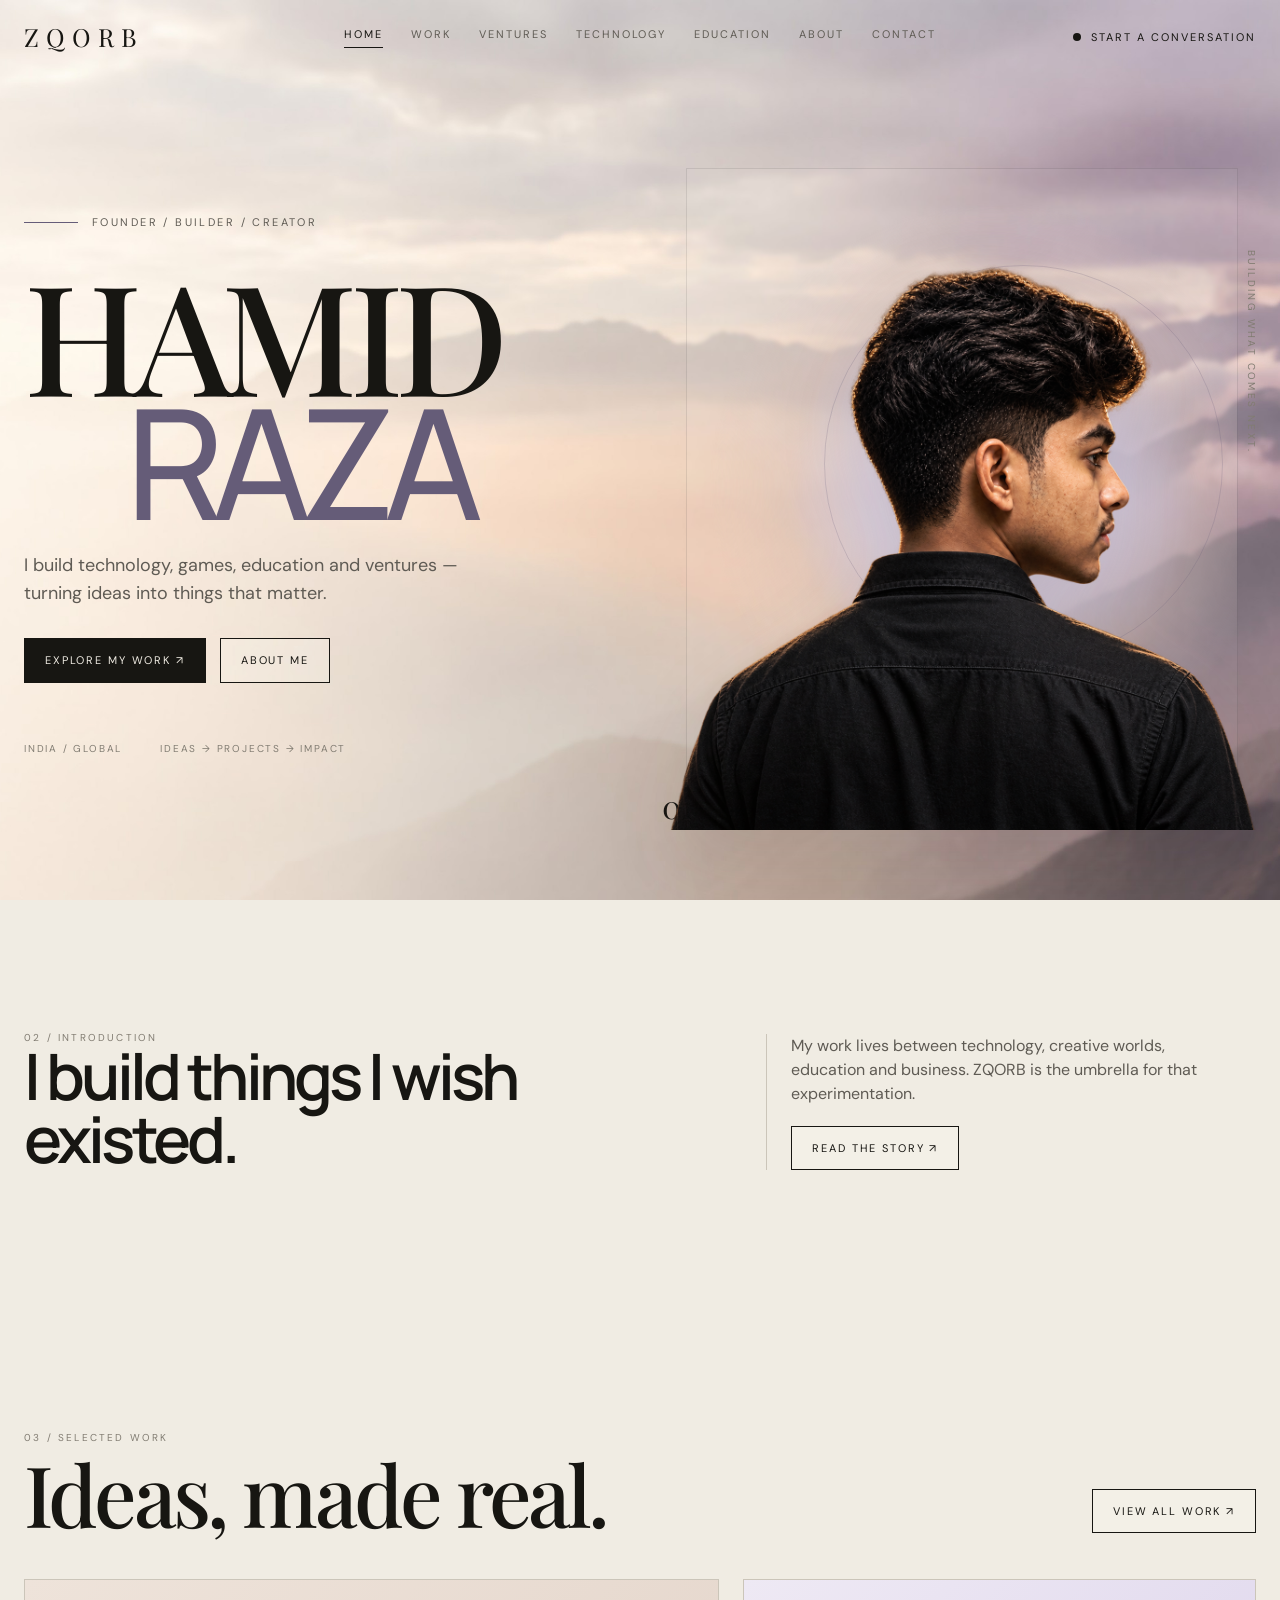
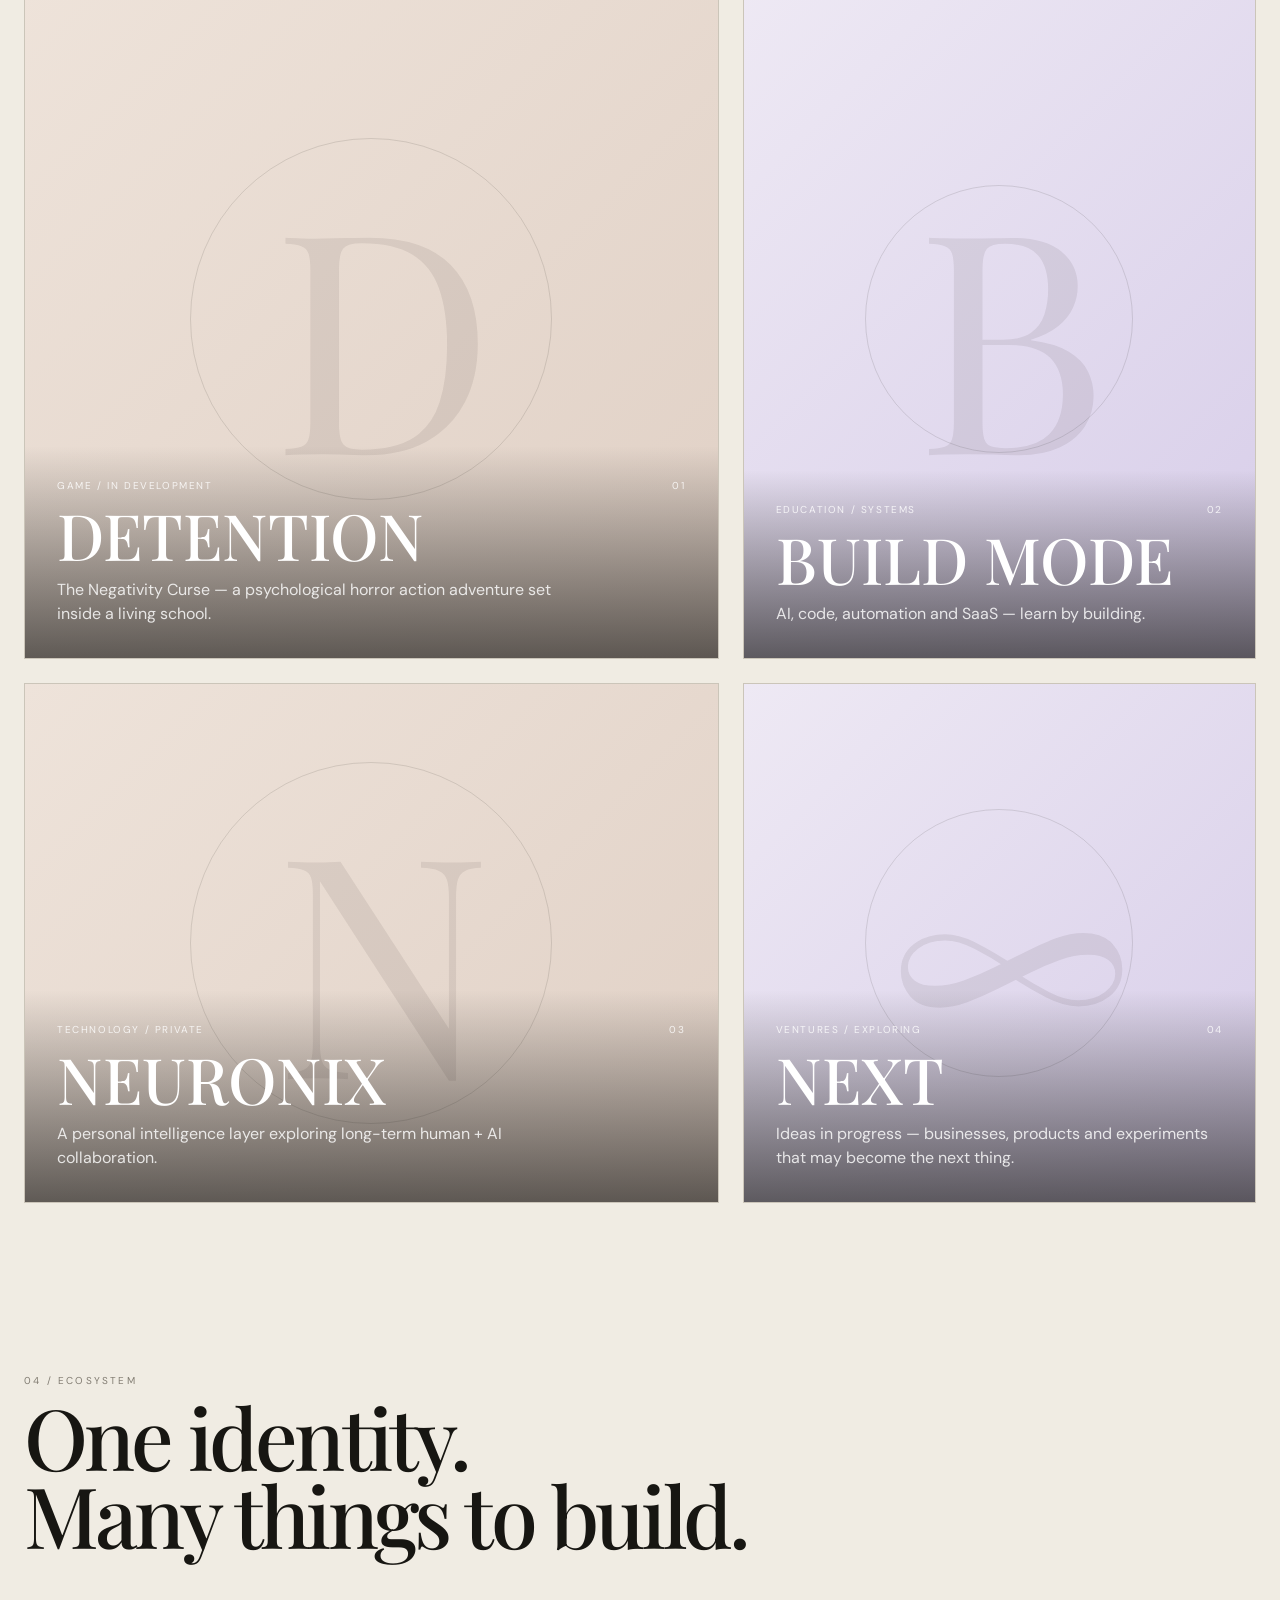
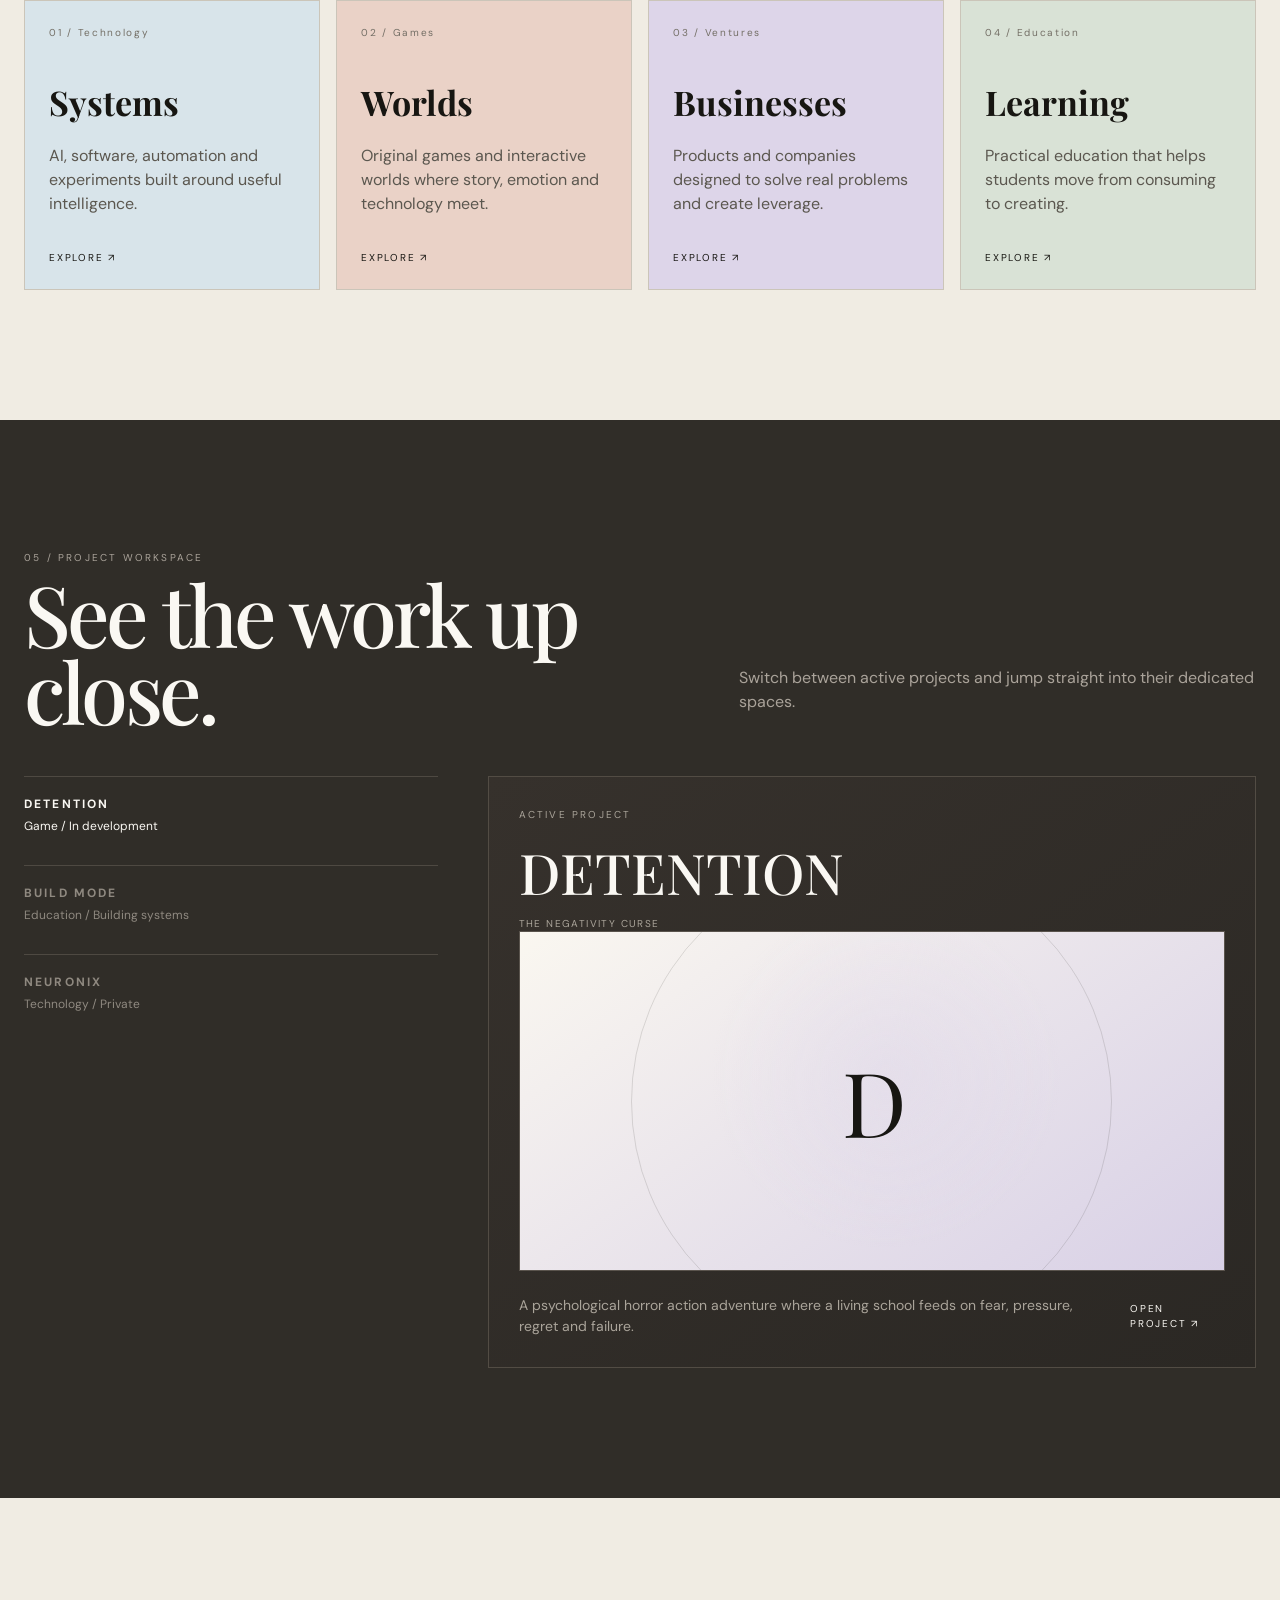
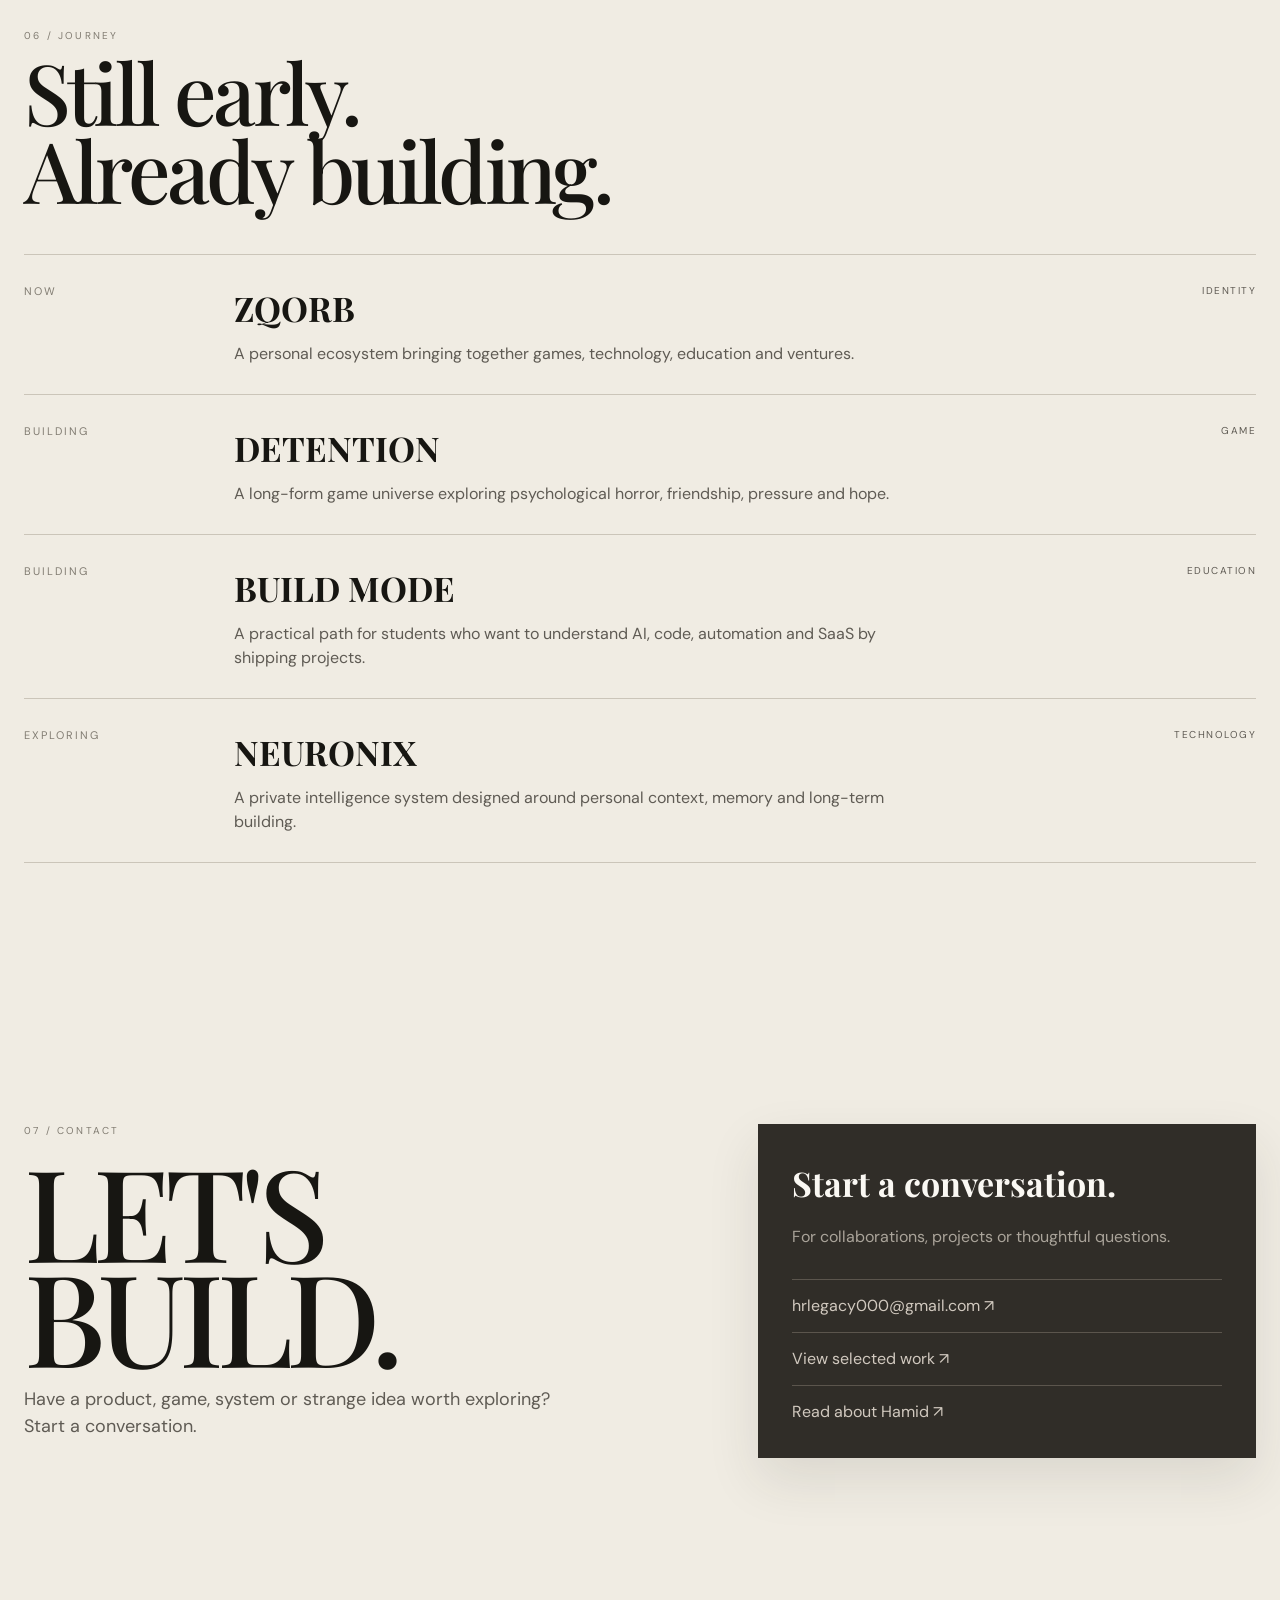
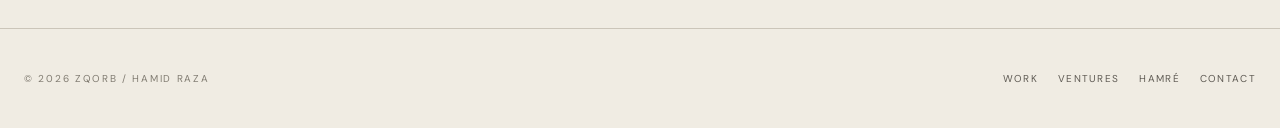
<file: index.html>
<!DOCTYPE html>
<html lang="en">
 <head>
  <meta charset="utf-8"/>
  <meta content="width=device-width,initial-scale=1" name="viewport"/>
  <title>
   Hamid Raza &mdash; Founder / Builder / Creator
  </title>
  <meta content="Hamid Raza &mdash; founder, builder and creator behind ZQORB. Games, technology, education and ventures." name="description"/>
  <link href="/styles.css" rel="stylesheet"/>
 </head>
 <body>
  <header class="site-nav">
   <div class="container nav-inner">
    <a class="brand" href="/">
     ZQORB
    </a>
    <nav class="nav-links">
     <a class="active" href="/">
      Home
     </a>
     <a href="/work/">
      Work
     </a>
     <a href="/ventures/">
      Ventures
     </a>
     <a href="/technology/">
      Technology
     </a>
     <a href="/education/">
      Education
     </a>
     <a href="/about/">
      About
     </a>
     <a href="/contact/">
      Contact
     </a>
    </nav>
    <a class="nav-cta" href="/contact/">
     <span>
     </span>
     Start a conversation
    </a>
    <button aria-label="Menu" class="menu-btn">
     Menu
    </button>
   </div>
  </header>
  <main>
   <section class="hero">
    <div class="container hero-grid">
     <div class="hero-copy reveal">
      <div class="kicker">
       Founder / Builder / Creator
      </div>
      <h1 class="hero-title">
       HAMID
       <br/>
       <span class="outline">
        RAZA
       </span>
      </h1>
      <p class="hero-lede">
       I build technology, games, education and ventures &mdash; turning ideas into things that matter.
      </p>
      <div class="hero-actions">
       <a class="button primary" href="/work/">
        Explore my work &nearrow;
       </a>
       <a class="button secondary" href="/about/">
        About me
       </a>
      </div>
      <div class="hero-meta">
       <span>
        India / Global
       </span>
       <span>
        Ideas &rarr; Projects &rarr; Impact
       </span>
      </div>
     </div>
     <div class="hero-visual reveal">
      <div class="hero-panel">
      </div>
      <img alt="Hamid Raza portrait" class="hero-portrait" src="/assets/images/hamid-portrait.png"/>
      <div class="hero-side-note">
       Building what comes next.
      </div>
      <div class="hero-orbit-label">
       ZQORB / PERSONAL PORTFOLIO
      </div>
      <div class="hero-index">
       01
       <small>
        / 07
       </small>
      </div>
     </div>
    </div>
   </section>
   <section class="section">
    <div class="container intro-grid">
     <div class="reveal">
      <div class="eyebrow">
       02 / Introduction
      </div>
      <div class="intro-statement">
       I build things I wish existed.
      </div>
     </div>
     <div class="intro-details reveal">
      <p>
       My work lives between technology, creative worlds, education and business. ZQORB is the umbrella for that experimentation.
      </p>
      <a class="button secondary" href="/about/">
       Read the story &nearrow;
      </a>
     </div>
    </div>
   </section>
   <section class="section">
    <div class="container">
     <div class="section-head reveal">
      <div>
       <div class="eyebrow">
        03 / Selected work
       </div>
       <h2 class="section-title">
        Ideas, made real.
       </h2>
      </div>
      <a class="button secondary" href="/work/">
       View all work &nearrow;
      </a>
     </div>
     <div class="work-grid two">
      <a class="work-card large reveal" href="/projects/detention/">
       <div class="work-art">
        <div class="work-mark">
         D
        </div>
       </div>
       <div class="work-content">
        <div class="work-top">
         <span>
          Game / In development
         </span>
         <span>
          01
         </span>
        </div>
        <h3 class="work-title">
         DETENTION
        </h3>
        <p class="work-desc">
         The Negativity Curse &mdash; a psychological horror action adventure set inside a living school.
        </p>
       </div>
      </a>
      <a class="work-card reveal" href="/projects/build-mode/">
       <div class="work-art">
        <div class="work-mark">
         B
        </div>
       </div>
       <div class="work-content">
        <div class="work-top">
         <span>
          Education / Systems
         </span>
         <span>
          02
         </span>
        </div>
        <h3 class="work-title">
         BUILD MODE
        </h3>
        <p class="work-desc">
         AI, code, automation and SaaS &mdash; learn by building.
        </p>
       </div>
      </a>
     </div>
     <div class="work-grid two" style="margin-top:24px">
      <a class="work-card reveal" href="/projects/neuronix/">
       <div class="work-art">
        <div class="work-mark">
         N
        </div>
       </div>
       <div class="work-content">
        <div class="work-top">
         <span>
          Technology / Private
         </span>
         <span>
          03
         </span>
        </div>
        <h3 class="work-title">
         NEURONIX
        </h3>
        <p class="work-desc">
         A personal intelligence layer exploring long-term human + AI collaboration.
        </p>
       </div>
      </a>
      <a class="work-card reveal" href="/ventures/">
       <div class="work-art">
        <div class="work-mark">
         &infin;
        </div>
       </div>
       <div class="work-content">
        <div class="work-top">
         <span>
          Ventures / Exploring
         </span>
         <span>
          04
         </span>
        </div>
        <h3 class="work-title">
         NEXT
        </h3>
        <p class="work-desc">
         Ideas in progress &mdash; businesses, products and experiments that may become the next thing.
        </p>
       </div>
      </a>
     </div>
    </div>
   </section>
   <section class="section" style="padding-top:40px">
    <div class="container">
     <div class="section-head reveal">
      <div>
       <div class="eyebrow">
        04 / Ecosystem
       </div>
       <h2 class="section-title">
        One identity.
        <br/>
        Many things to build.
       </h2>
      </div>
     </div>
     <div class="eco-grid">
      <a class="eco-card reveal" href="/technology/">
       <div class="eco-num">
        01 / Technology
       </div>
       <div>
        <h3 class="eco-title">
         Systems
        </h3>
        <p class="eco-desc">
         AI, software, automation and experiments built around useful intelligence.
        </p>
       </div>
       <span class="eco-link">
        Explore &nearrow;
       </span>
      </a>
      <a class="eco-card reveal" href="/work/">
       <div class="eco-num">
        02 / Games
       </div>
       <div>
        <h3 class="eco-title">
         Worlds
        </h3>
        <p class="eco-desc">
         Original games and interactive worlds where story, emotion and technology meet.
        </p>
       </div>
       <span class="eco-link">
        Explore &nearrow;
       </span>
      </a>
      <a class="eco-card reveal" href="/ventures/">
       <div class="eco-num">
        03 / Ventures
       </div>
       <div>
        <h3 class="eco-title">
         Businesses
        </h3>
        <p class="eco-desc">
         Products and companies designed to solve real problems and create leverage.
        </p>
       </div>
       <span class="eco-link">
        Explore &nearrow;
       </span>
      </a>
      <a class="eco-card reveal" href="/education/">
       <div class="eco-num">
        04 / Education
       </div>
       <div>
        <h3 class="eco-title">
         Learning
        </h3>
        <p class="eco-desc">
         Practical education that helps students move from consuming to creating.
        </p>
       </div>
       <span class="eco-link">
        Explore &nearrow;
       </span>
      </a>
     </div>
    </div>
   </section>
   <section class="section workspace">
    <div class="container">
     <div class="section-head reveal">
      <div>
       <div class="eyebrow">
        05 / Project workspace
       </div>
       <h2 class="section-title">
        See the work up close.
       </h2>
      </div>
      <p class="section-copy">
       Switch between active projects and jump straight into their dedicated spaces.
      </p>
     </div>
     <div class="workspace-grid">
      <div class="workspace-tabs">
       <button class="workspace-tab active" data-workspace="detention">
        <strong>
         DETENTION
        </strong>
        <span>
         Game / In development
        </span>
       </button>
       <button class="workspace-tab" data-workspace="build">
        <strong>
         BUILD MODE
        </strong>
        <span>
         Education / Building systems
        </span>
       </button>
       <button class="workspace-tab" data-workspace="neuronix">
        <strong>
         NEURONIX
        </strong>
        <span>
         Technology / Private
        </span>
       </button>
      </div>
      <div class="workspace-panel reveal">
       <div>
        <div class="eyebrow" style="color:#aaa49a">
         Active project
        </div>
        <h3 data-workspace-title="" style="font-family:'Playfair Display',serif;font-size:56px;font-weight:500;margin:8px 0 2px">
         DETENTION
        </h3>
        <div data-workspace-subtitle="" style="color:#aaa49a;letter-spacing:.14em;font-size:10px">
         THE NEGATIVITY CURSE
        </div>
       </div>
       <div class="workspace-screen">
        <div class="workspace-screen-title" data-workspace-mark="">
         D
        </div>
       </div>
       <div class="workspace-footer">
        <p data-workspace-description="">
         A psychological horror action adventure where a living school feeds on fear, pressure, regret and failure.
        </p>
        <a data-workspace-link="" href="/projects/detention/">
         Open project &nearrow;
        </a>
       </div>
      </div>
     </div>
    </div>
   </section>
   <section class="section">
    <div class="container">
     <div class="section-head reveal">
      <div>
       <div class="eyebrow">
        06 / Journey
       </div>
       <h2 class="section-title">
        Still early.
        <br/>
        Already building.
       </h2>
      </div>
     </div>
     <div class="timeline">
      <div class="timeline-item reveal">
       <div class="timeline-year">
        Now
       </div>
       <div>
        <h3 class="timeline-title">
         ZQORB
        </h3>
        <p class="timeline-copy">
         A personal ecosystem bringing together games, technology, education and ventures.
        </p>
       </div>
       <div class="timeline-tag">
        Identity
       </div>
      </div>
      <div class="timeline-item reveal">
       <div class="timeline-year">
        Building
       </div>
       <div>
        <h3 class="timeline-title">
         DETENTION
        </h3>
        <p class="timeline-copy">
         A long-form game universe exploring psychological horror, friendship, pressure and hope.
        </p>
       </div>
       <div class="timeline-tag">
        Game
       </div>
      </div>
      <div class="timeline-item reveal">
       <div class="timeline-year">
        Building
       </div>
       <div>
        <h3 class="timeline-title">
         BUILD MODE
        </h3>
        <p class="timeline-copy">
         A practical path for students who want to understand AI, code, automation and SaaS by shipping projects.
        </p>
       </div>
       <div class="timeline-tag">
        Education
       </div>
      </div>
      <div class="timeline-item reveal">
       <div class="timeline-year">
        Exploring
       </div>
       <div>
        <h3 class="timeline-title">
         NEURONIX
        </h3>
        <p class="timeline-copy">
         A private intelligence system designed around personal context, memory and long-term building.
        </p>
       </div>
       <div class="timeline-tag">
        Technology
       </div>
      </div>
     </div>
    </div>
   </section>
   <section class="section">
    <div class="container contact-wrap">
     <div class="reveal">
      <div class="eyebrow">
       07 / Contact
      </div>
      <h2 class="contact-title">
       LET'S
       <br/>
       BUILD.
      </h2>
      <p class="contact-sub">
       Have a product, game, system or strange idea worth exploring? Start a conversation.
      </p>
     </div>
     <div class="contact-card reveal">
      <h3>
       Start a conversation.
      </h3>
      <p style="color:#aaa49a">
       For collaborations, projects or thoughtful questions.
      </p>
      <div class="contact-list">
       <a href="mailto:hrlegacy000@gmail.com">
        hrlegacy000@gmail.com &nearrow;
       </a>
       <a href="/work/">
        View selected work &nearrow;
       </a>
       <a href="/about/">
        Read about Hamid &nearrow;
       </a>
      </div>
     </div>
    </div>
   </section>
  </main>
  <footer class="site-footer">
   <div class="container footer-inner">
    <div class="footer-meta">
     &copy; 2026 ZQORB / Hamid Raza
    </div>
    <div class="footer-links">
     <a href="/work/">
      Work
     </a>
     <a href="/ventures/">
      Ventures
     </a>
     <a href="/hamre/">
      HAMR&Eacute;
     </a>
     <a href="/contact/">
      Contact
     </a>
    </div>
   </div>
  </footer>
  <script src="/script.js">
  </script>
 </body>
</html>
</file>
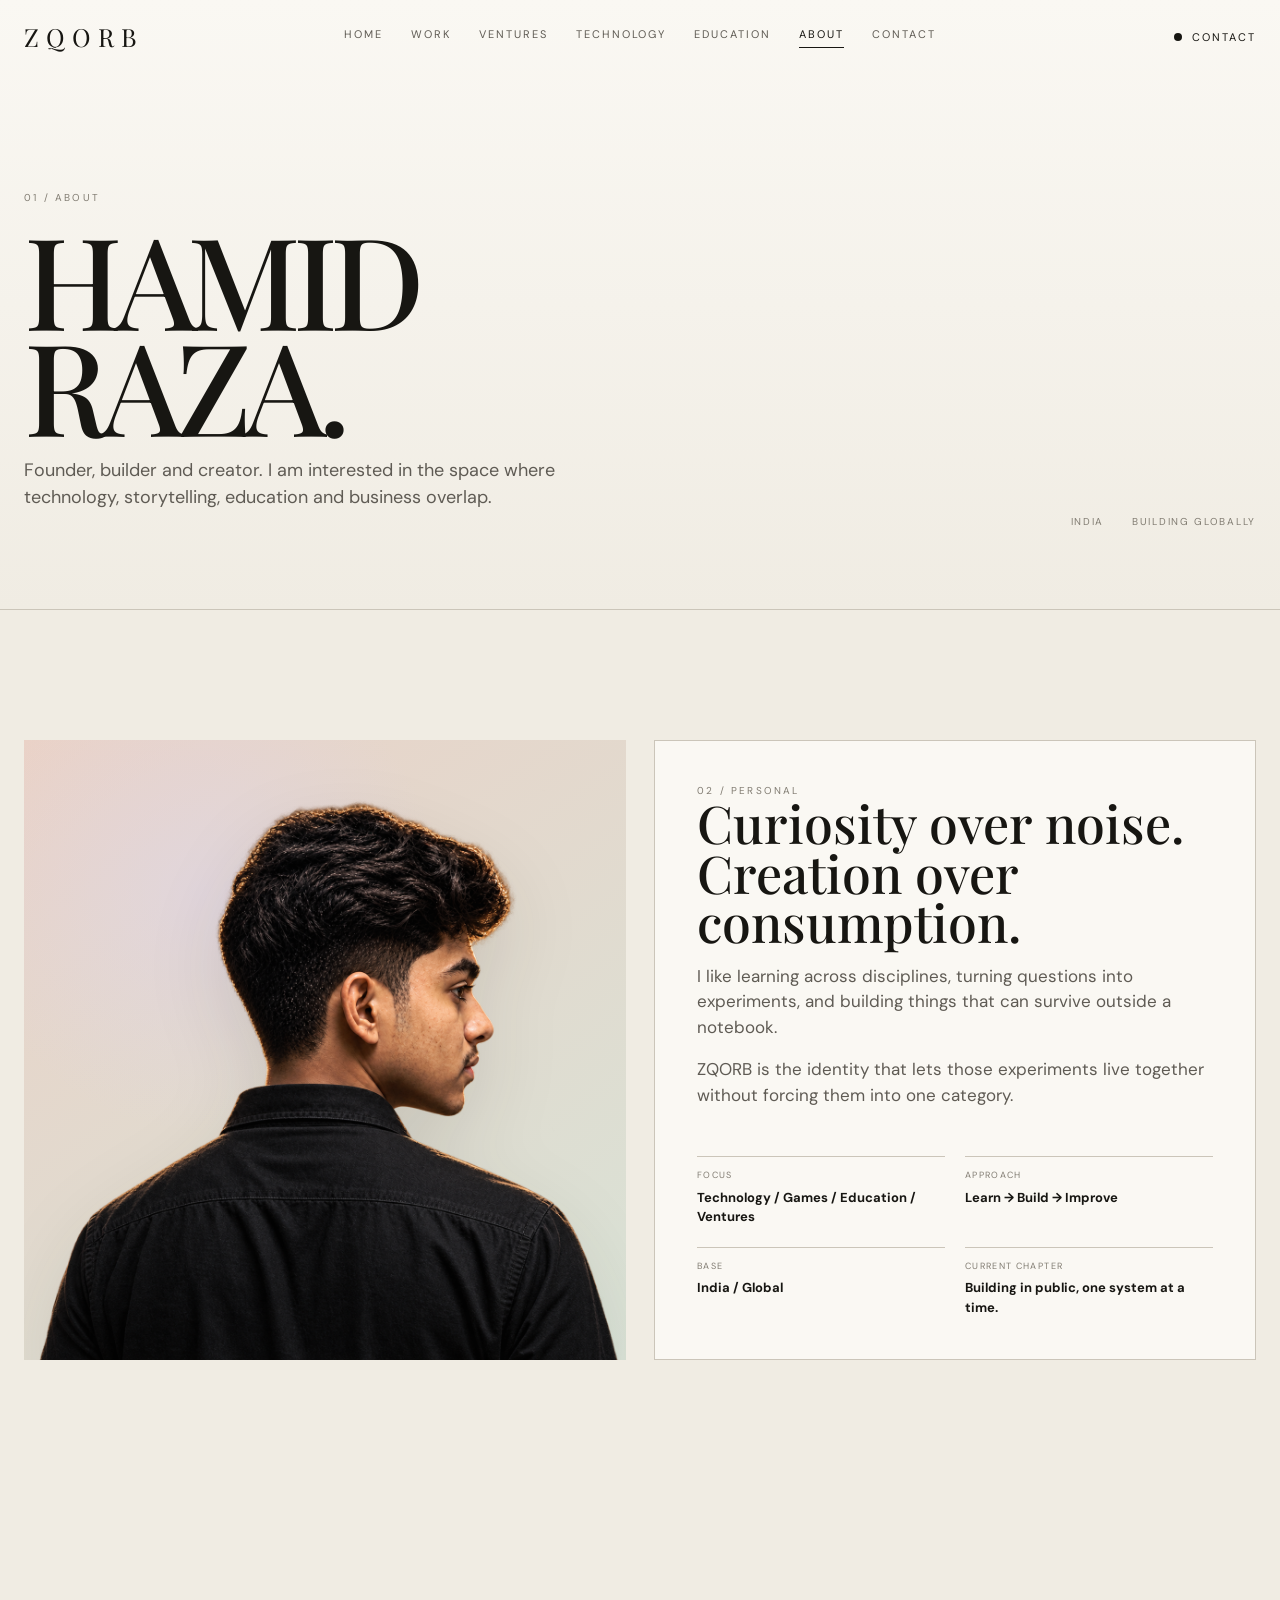
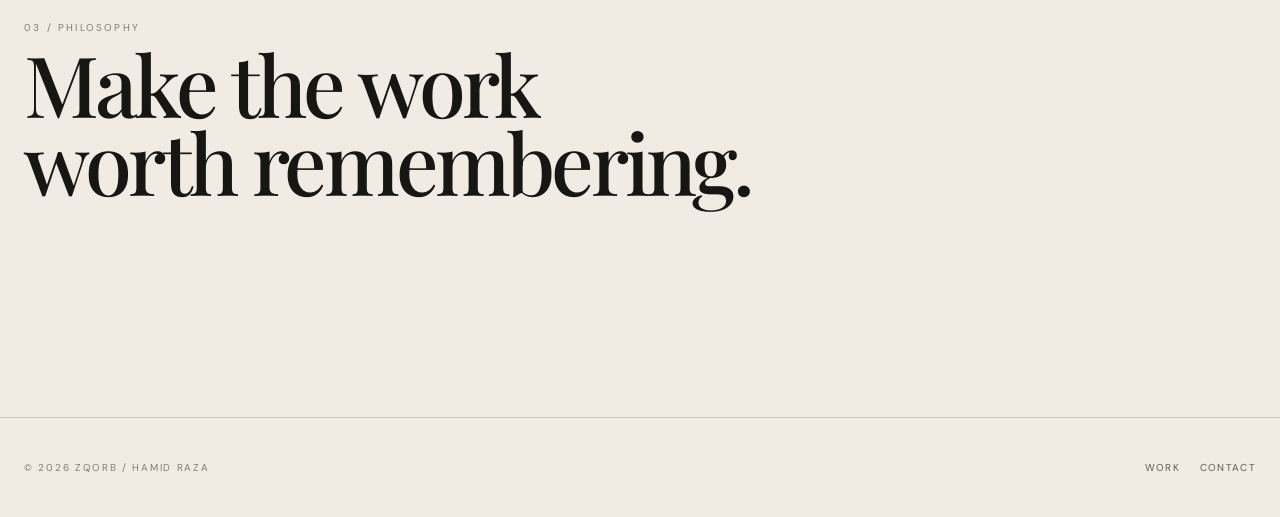
<file: about/index.html>
<!DOCTYPE html>
<html lang="en">
 <head>
  <meta charset="utf-8"/>
  <meta content="width=device-width,initial-scale=1" name="viewport"/>
  <title>
   About Hamid &mdash; ZQORB
  </title>
  <link href="/styles.css" rel="stylesheet"/>
 </head>
 <body>
  <header class="site-nav">
   <div class="container nav-inner">
    <a class="brand" href="/">
     ZQORB
    </a>
    <nav class="nav-links">
     <a href="/">
      Home
     </a>
     <a href="/work/">
      Work
     </a>
     <a href="/ventures/">
      Ventures
     </a>
     <a href="/technology/">
      Technology
     </a>
     <a href="/education/">
      Education
     </a>
     <a class="active" href="/about/">
      About
     </a>
     <a href="/contact/">
      Contact
     </a>
    </nav>
    <a class="nav-cta" href="/contact/">
     <span>
     </span>
     Contact
    </a>
    <button aria-expanded="false" class="menu-btn">
     Menu
    </button>
   </div>
  </header>
  <main>
   <section class="page-hero">
    <div class="container page-hero-grid">
     <div>
      <div class="eyebrow">
       01 / About
      </div>
      <h1 class="page-title">
       HAMID
       <br/>
       RAZA.
      </h1>
      <p class="page-lede">
       Founder, builder and creator. I am interested in the space where technology, storytelling, education and business overlap.
      </p>
     </div>
     <div class="page-meta">
      <span>
       India
      </span>
      <span>
       Building globally
      </span>
     </div>
    </div>
   </section>
   <section class="section">
    <div class="container about-split">
     <div class="about-photo reveal">
      <img alt="Hamid Raza portrait" src="/assets/images/hamid-portrait.png"/>
     </div>
     <div class="about-copy reveal">
      <div>
       <div class="eyebrow">
        02 / Personal
       </div>
       <h3>
        Curiosity over noise.
        <br/>
        Creation over consumption.
       </h3>
       <p>
        I like learning across disciplines, turning questions into experiments, and building things that can survive outside a notebook.
       </p>
       <p>
        ZQORB is the identity that lets those experiments live together without forcing them into one category.
       </p>
      </div>
      <div class="facts">
       <div class="fact">
        <small>
         Focus
        </small>
        <strong>
         Technology / Games / Education / Ventures
        </strong>
       </div>
       <div class="fact">
        <small>
         Approach
        </small>
        <strong>
         Learn &rarr; Build &rarr; Improve
        </strong>
       </div>
       <div class="fact">
        <small>
         Base
        </small>
        <strong>
         India / Global
        </strong>
       </div>
       <div class="fact">
        <small>
         Current chapter
        </small>
        <strong>
         Building in public, one system at a time.
        </strong>
       </div>
      </div>
     </div>
    </div>
   </section>
   <section class="section">
    <div class="container">
     <div class="section-head">
      <div>
       <div class="eyebrow">
        03 / Philosophy
       </div>
       <h2 class="section-title">
        Make the work
        <br/>
        worth remembering.
       </h2>
      </div>
     </div>
    </div>
   </section>
  </main>
  <footer class="site-footer">
   <div class="container footer-inner">
    <div class="footer-meta">
     &copy; 2026 ZQORB / Hamid Raza
    </div>
    <div class="footer-links">
     <a href="/work/">
      Work
     </a>
     <a href="/contact/">
      Contact
     </a>
    </div>
   </div>
  </footer>
  <script src="/script.js">
  </script>
 </body>
</html>
</file>
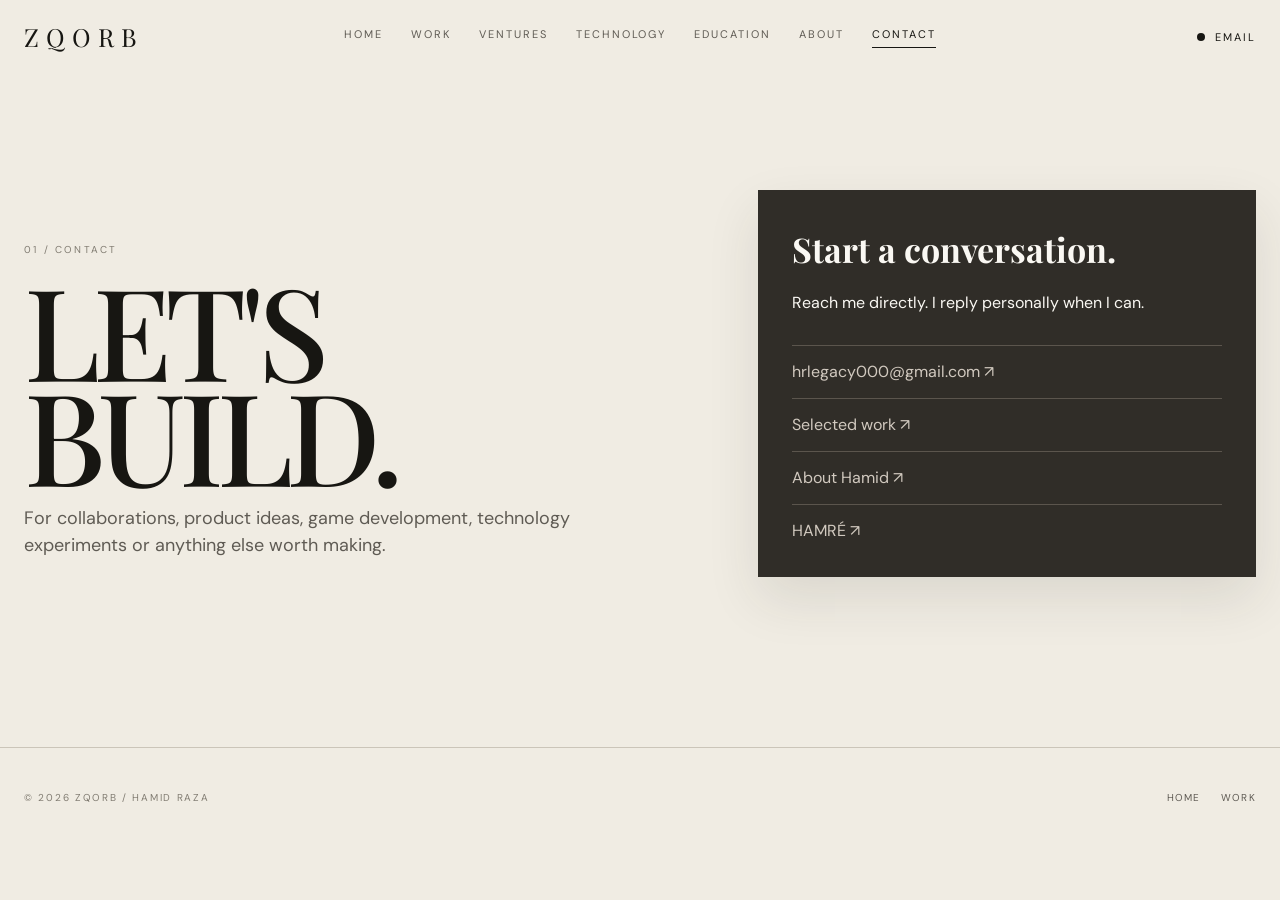
<file: contact/index.html>
<!DOCTYPE html>
<html lang="en">
 <head>
  <meta charset="utf-8"/>
  <meta content="width=device-width,initial-scale=1" name="viewport"/>
  <title>
   Contact &mdash; ZQORB
  </title>
  <link href="/styles.css" rel="stylesheet"/>
 </head>
 <body>
  <header class="site-nav">
   <div class="container nav-inner">
    <a class="brand" href="/">
     ZQORB
    </a>
    <nav class="nav-links">
     <a href="/">
      Home
     </a>
     <a href="/work/">
      Work
     </a>
     <a href="/ventures/">
      Ventures
     </a>
     <a href="/technology/">
      Technology
     </a>
     <a href="/education/">
      Education
     </a>
     <a href="/about/">
      About
     </a>
     <a class="active" href="/contact/">
      Contact
     </a>
    </nav>
    <a class="nav-cta" href="mailto:hrlegacy000@gmail.com">
     <span>
     </span>
     Email
    </a>
    <button aria-expanded="false" class="menu-btn">
     Menu
    </button>
   </div>
  </header>
  <main>
   <section class="section" style="padding-top:190px">
    <div class="container contact-wrap">
     <div>
      <div class="eyebrow">
       01 / Contact
      </div>
      <h1 class="contact-title reveal">
       LET'S
       <br/>
       BUILD.
      </h1>
      <p class="contact-sub reveal">
       For collaborations, product ideas, game development, technology experiments or anything else worth making.
      </p>
     </div>
     <div class="contact-card reveal">
      <h3>
       Start a conversation.
      </h3>
      <p>
       Reach me directly. I reply personally when I can.
      </p>
      <div class="contact-list">
       <a href="mailto:hrlegacy000@gmail.com">
        hrlegacy000@gmail.com &nearrow;
       </a>
       <a href="/work/">
        Selected work &nearrow;
       </a>
       <a href="/about/">
        About Hamid &nearrow;
       </a>
       <a href="/hamre/">
        HAMR&Eacute; &nearrow;
       </a>
      </div>
     </div>
    </div>
   </section>
  </main>
  <footer class="site-footer">
   <div class="container footer-inner">
    <div class="footer-meta">
     &copy; 2026 ZQORB / Hamid Raza
    </div>
    <div class="footer-links">
     <a href="/">
      Home
     </a>
     <a href="/work/">
      Work
     </a>
    </div>
   </div>
  </footer>
  <script src="/script.js">
  </script>
 </body>
</html>
</file>
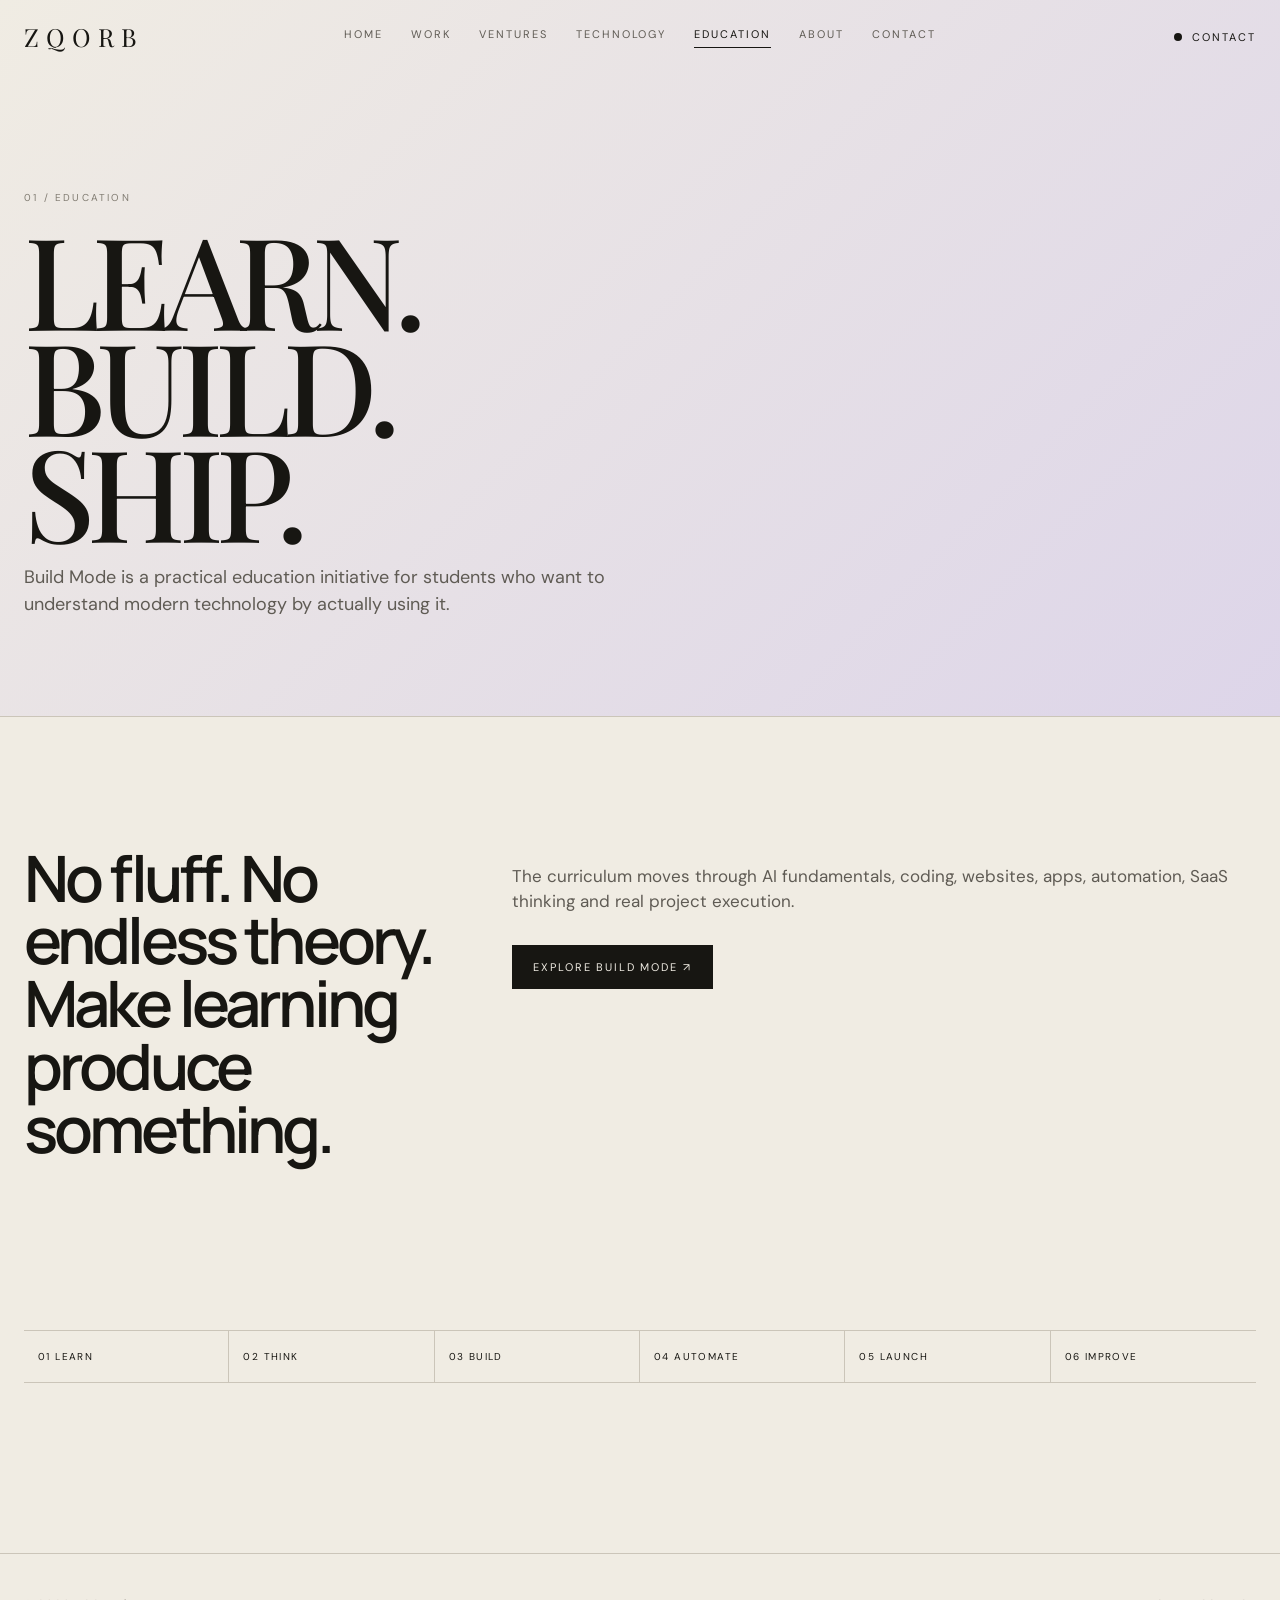
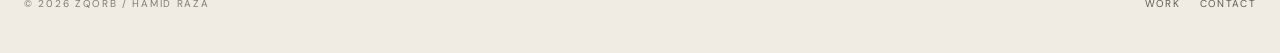
<file: education/index.html>
<!DOCTYPE html>
<html lang="en">
 <head>
  <meta charset="utf-8"/>
  <meta content="width=device-width,initial-scale=1" name="viewport"/>
  <title>
   Education &mdash; ZQORB
  </title>
  <link href="/styles.css" rel="stylesheet"/>
 </head>
 <body>
  <header class="site-nav">
   <div class="container nav-inner">
    <a class="brand" href="/">
     ZQORB
    </a>
    <nav class="nav-links">
     <a href="/">
      Home
     </a>
     <a href="/work/">
      Work
     </a>
     <a href="/ventures/">
      Ventures
     </a>
     <a href="/technology/">
      Technology
     </a>
     <a class="active" href="/education/">
      Education
     </a>
     <a href="/about/">
      About
     </a>
     <a href="/contact/">
      Contact
     </a>
    </nav>
    <a class="nav-cta" href="/contact/">
     <span>
     </span>
     Contact
    </a>
    <button aria-expanded="false" class="menu-btn">
     Menu
    </button>
   </div>
  </header>
  <main>
   <section class="page-hero" style="background:linear-gradient(135deg,var(--paper),var(--lav))">
    <div class="container page-hero-grid">
     <div>
      <div class="eyebrow">
       01 / Education
      </div>
      <h1 class="page-title">
       LEARN.
       <br/>
       BUILD.
       <br/>
       SHIP.
      </h1>
      <p class="page-lede">
       Build Mode is a practical education initiative for students who want to understand modern technology by actually using it.
      </p>
     </div>
    </div>
   </section>
   <section class="section">
    <div class="container">
     <div class="project-grid">
      <div class="project-statement reveal">
       No fluff. No endless theory. Make learning produce something.
      </div>
      <div class="project-copy reveal">
       <p>
        The curriculum moves through AI fundamentals, coding, websites, apps, automation, SaaS thinking and real project execution.
       </p>
       <div style="margin-top:30px">
        <a class="button primary" href="/projects/build-mode/">
         Explore Build Mode &nearrow;
        </a>
       </div>
      </div>
     </div>
    </div>
   </section>
   <section class="section" style="padding-top:40px">
    <div class="container">
     <div class="loop">
      <div>
       01 Learn
      </div>
      <div>
       02 Think
      </div>
      <div>
       03 Build
      </div>
      <div>
       04 Automate
      </div>
      <div>
       05 Launch
      </div>
      <div>
       06 Improve
      </div>
     </div>
    </div>
   </section>
  </main>
  <footer class="site-footer">
   <div class="container footer-inner">
    <div class="footer-meta">
     &copy; 2026 ZQORB / Hamid Raza
    </div>
    <div class="footer-links">
     <a href="/work/">
      Work
     </a>
     <a href="/contact/">
      Contact
     </a>
    </div>
   </div>
  </footer>
  <script src="/script.js">
  </script>
 </body>
</html>
</file>
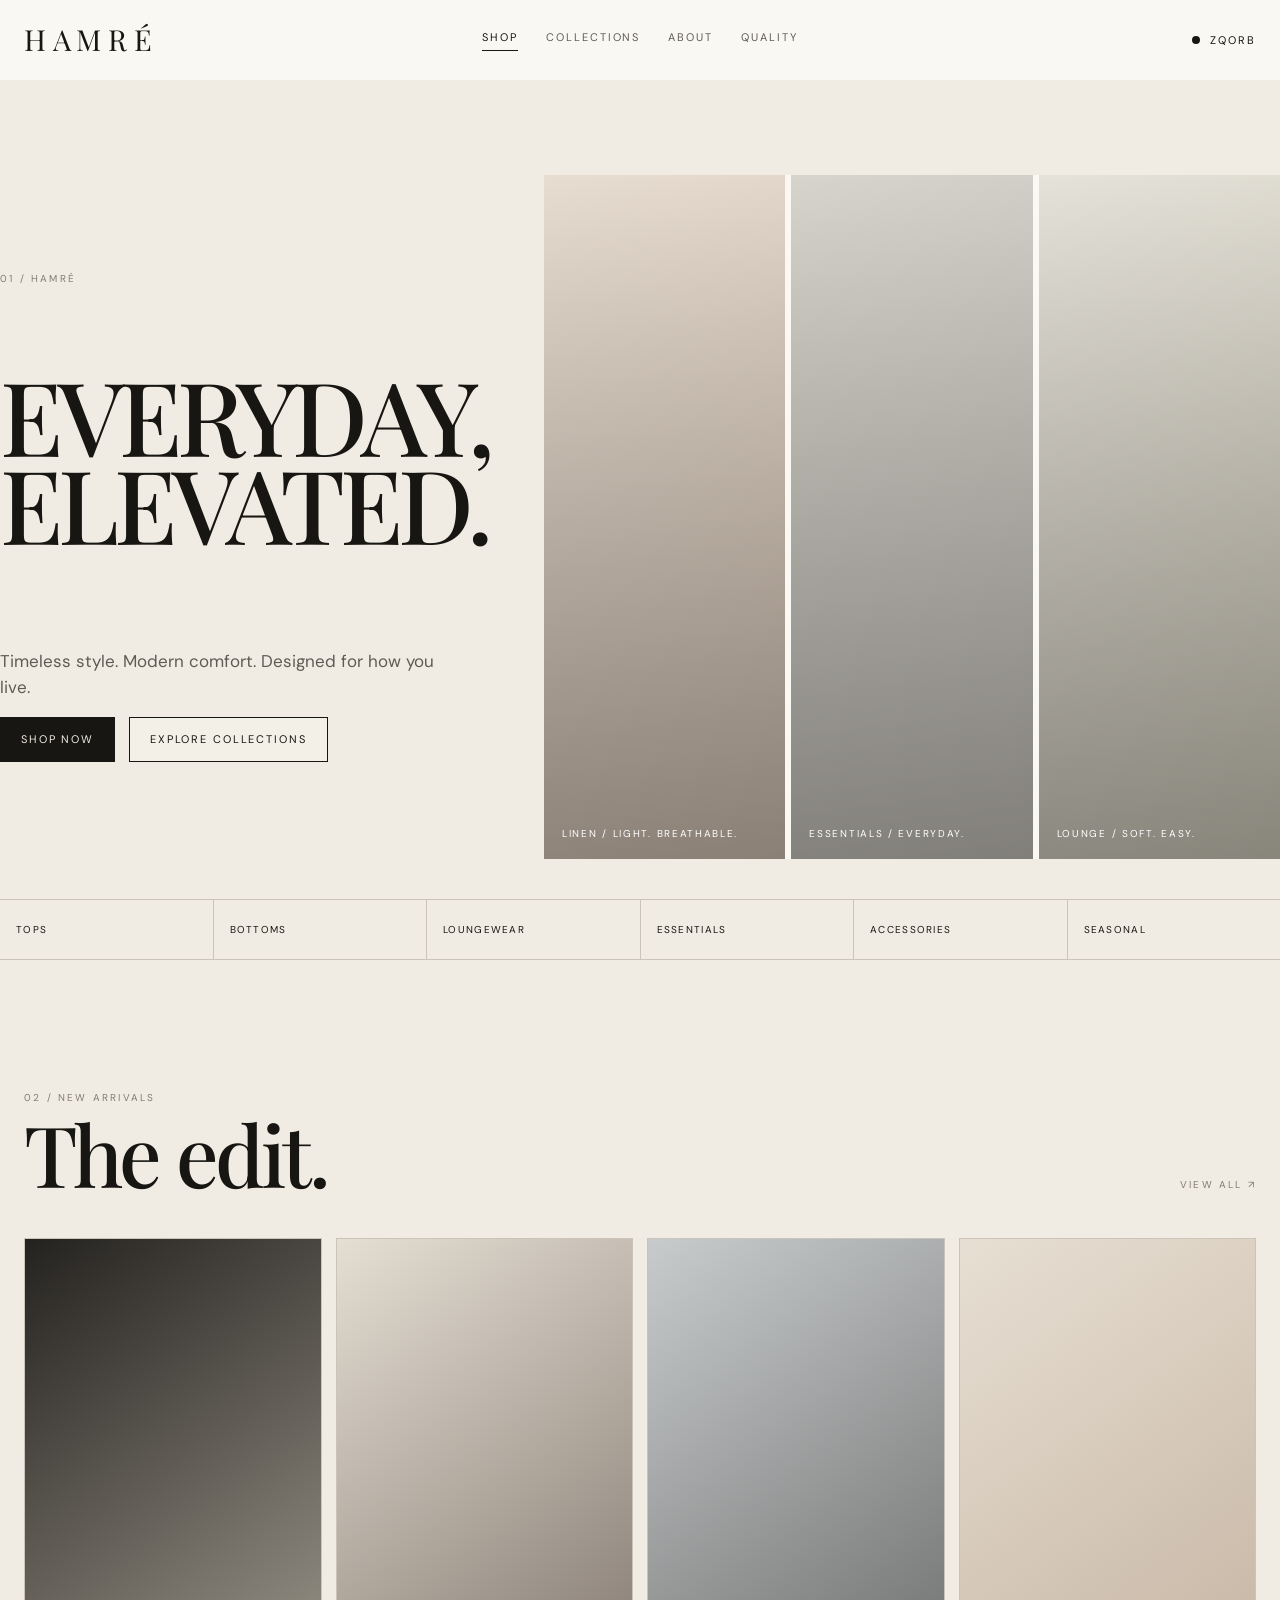
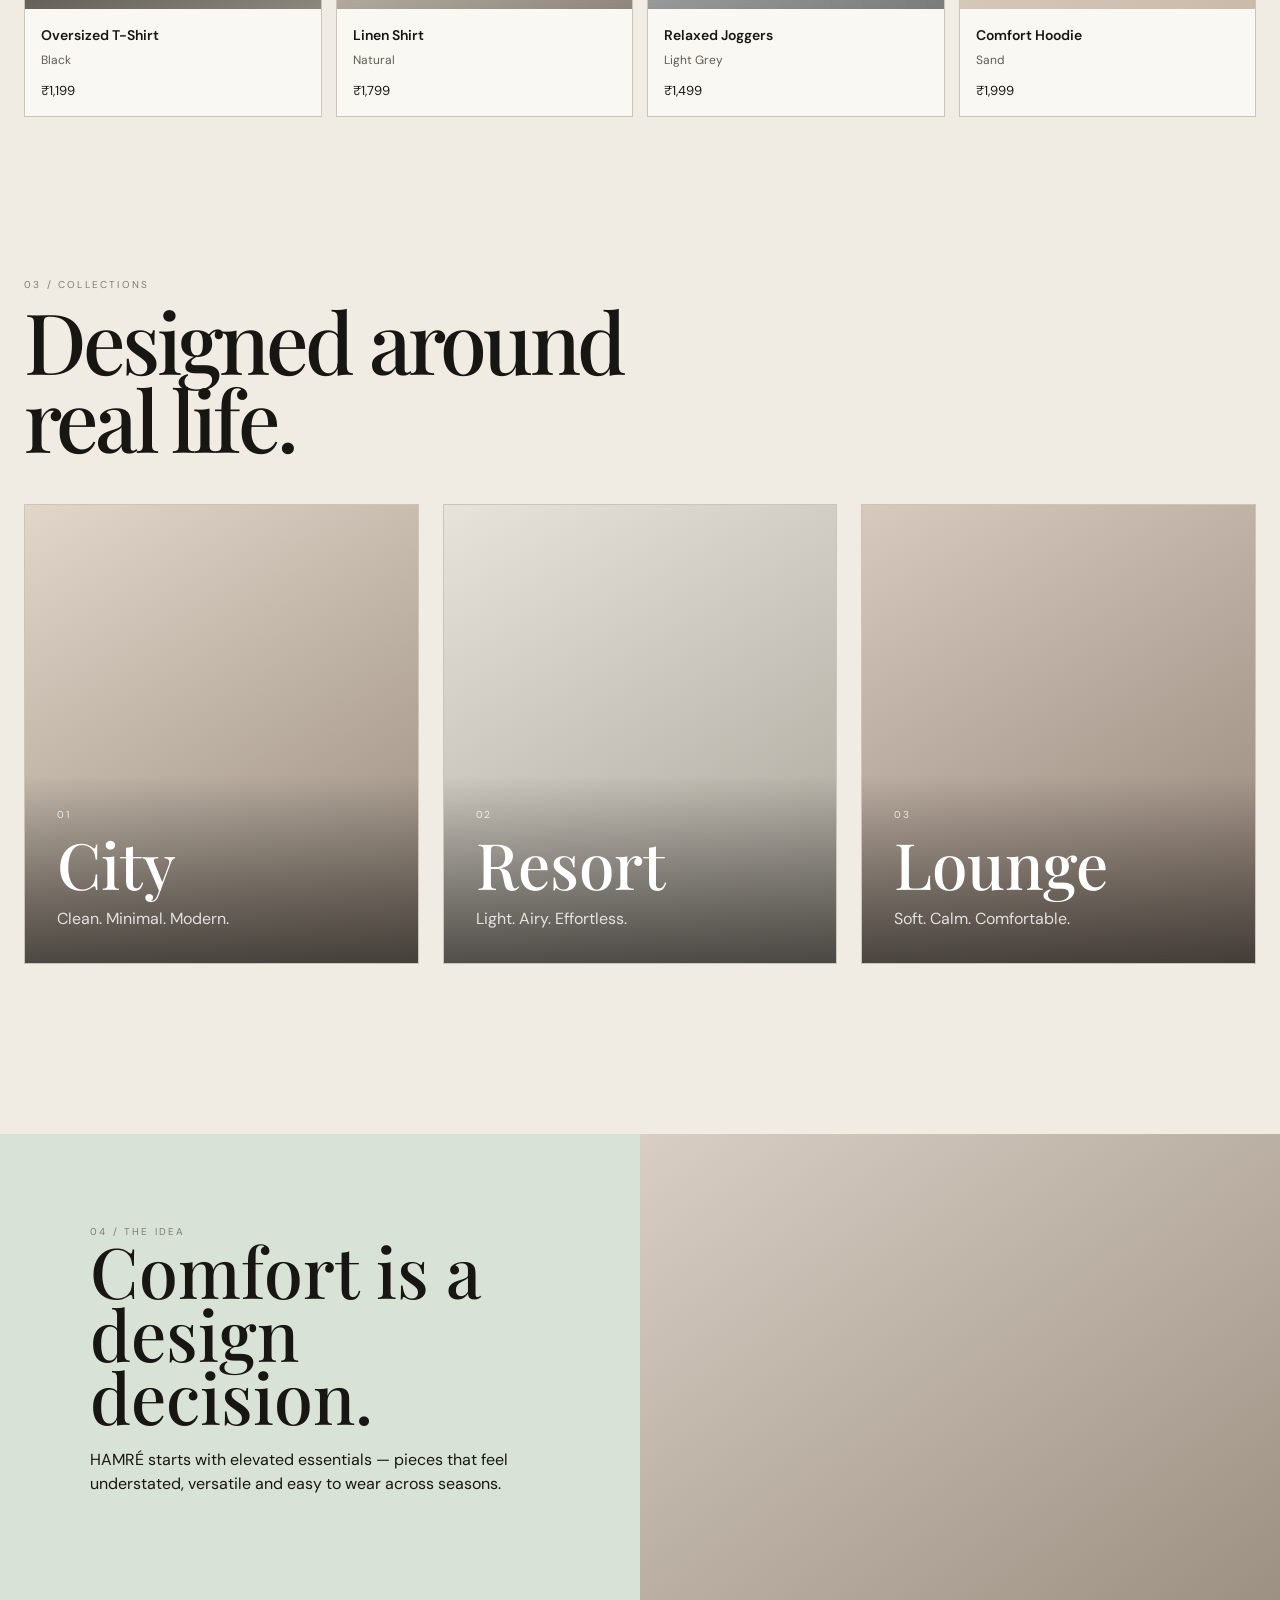
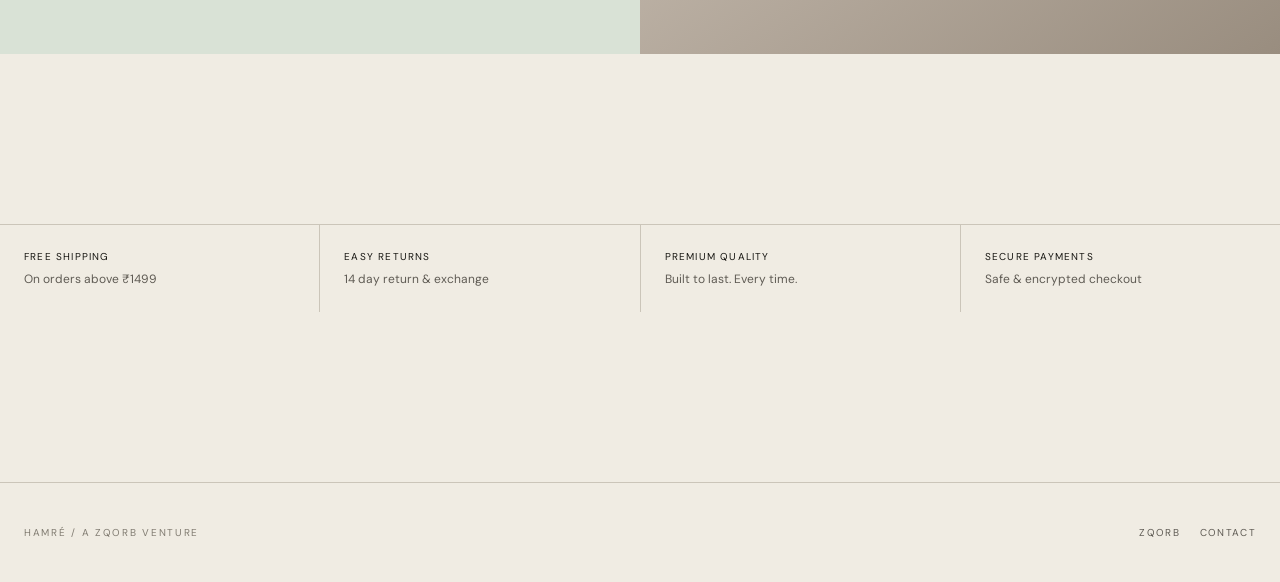
<file: hamre/index.html>
<!DOCTYPE html>
<html lang="en">
 <head>
  <meta charset="utf-8"/>
  <meta content="width=device-width,initial-scale=1" name="viewport"/>
  <title>
   HAMR&Eacute; &mdash; Elevated Essentials
  </title>
  <meta content="HAMR&Eacute; &mdash; elevated essentials for every season." name="description"/>
  <link href="/styles.css" rel="stylesheet"/>
 </head>
 <body>
  <div class="announcement">
   Free shipping on orders above ₹1499 / Easy returns
  </div>
  <header class="site-nav hamre-nav">
   <div class="container nav-inner">
    <a class="brand hamre-brand" href="/hamre/">
     HAMR&Eacute;
    </a>
    <nav class="nav-links">
     <a class="active" href="/hamre/">
      Shop
     </a>
     <a href="#collections">
      Collections
     </a>
     <a href="#about">
      About
     </a>
     <a href="#quality">
      Quality
     </a>
    </nav>
    <a class="nav-cta" href="/contact/">
     <span>
     </span>
     ZQORB
    </a>
    <button aria-expanded="false" class="menu-btn">
     Menu
    </button>
   </div>
  </header>
  <main>
   <section class="hamre-hero">
    <div class="hamre-hero-grid">
     <div class="hamre-copy reveal">
      <div class="eyebrow">
       01 / HAMR&Eacute;
      </div>
      <h1 class="hamre-title">
       EVERYDAY,
       <br/>
       ELEVATED.
      </h1>
      <p>
       Timeless style. Modern comfort. Designed for how you live.
      </p>
      <div class="hero-actions">
       <a class="button primary" href="#new">
        Shop now
       </a>
       <a class="button secondary" href="#collections">
        Explore collections
       </a>
      </div>
     </div>
     <div class="hamre-visual">
      <div class="hamre-image-card">
       <span>
        Linen / Light. Breathable.
       </span>
      </div>
      <div class="hamre-image-card">
       <span>
        Essentials / Everyday.
       </span>
      </div>
      <div class="hamre-image-card">
       <span>
        Lounge / Soft. Easy.
       </span>
      </div>
     </div>
    </div>
   </section>
   <section class="section" id="collections" style="padding-top:40px;padding-bottom:0">
    <div class="hamre-cats">
     <div class="hamre-cat">
      Tops
     </div>
     <div class="hamre-cat">
      Bottoms
     </div>
     <div class="hamre-cat">
      Loungewear
     </div>
     <div class="hamre-cat">
      Essentials
     </div>
     <div class="hamre-cat">
      Accessories
     </div>
     <div class="hamre-cat">
      Seasonal
     </div>
    </div>
   </section>
   <section class="section" id="new">
    <div class="container">
     <div class="section-head">
      <div>
       <div class="eyebrow">
        02 / New arrivals
       </div>
       <h2 class="section-title">
        The edit.
       </h2>
      </div>
      <span class="eyebrow">
       View all &nearrow;
      </span>
     </div>
     <div class="hamre-products">
      <article class="product-card reveal">
       <div class="product-media one">
       </div>
       <div class="product-info">
        <h4>
         Oversized T-Shirt
        </h4>
        <p>
         Black
        </p>
        <div class="product-price">
         ₹1,199
        </div>
       </div>
      </article>
      <article class="product-card reveal">
       <div class="product-media two">
       </div>
       <div class="product-info">
        <h4>
         Linen Shirt
        </h4>
        <p>
         Natural
        </p>
        <div class="product-price">
         ₹1,799
        </div>
       </div>
      </article>
      <article class="product-card reveal">
       <div class="product-media three">
       </div>
       <div class="product-info">
        <h4>
         Relaxed Joggers
        </h4>
        <p>
         Light Grey
        </p>
        <div class="product-price">
         ₹1,499
        </div>
       </div>
      </article>
      <article class="product-card reveal">
       <div class="product-media four">
       </div>
       <div class="product-info">
        <h4>
         Comfort Hoodie
        </h4>
        <p>
         Sand
        </p>
        <div class="product-price">
         ₹1,999
        </div>
       </div>
      </article>
     </div>
    </div>
   </section>
   <section class="section" style="padding-top:30px">
    <div class="container">
     <div class="section-head">
      <div>
       <div class="eyebrow">
        03 / Collections
       </div>
       <h2 class="section-title">
        Designed around
        <br/>
        real life.
       </h2>
      </div>
     </div>
     <div class="work-grid three">
      <article class="work-card reveal" style="min-height:460px;background:linear-gradient(150deg,#e1d6c9,#988b7e)">
       <div class="work-content">
        <div class="work-top">
         <span>
          01
         </span>
        </div>
        <h3 class="work-title">
         City
        </h3>
        <p class="work-desc">
         Clean. Minimal. Modern.
        </p>
       </div>
      </article>
      <article class="work-card reveal" style="min-height:460px;background:linear-gradient(150deg,#e8e3da,#a9a49a)">
       <div class="work-content">
        <div class="work-top">
         <span>
          02
         </span>
        </div>
        <h3 class="work-title">
         Resort
        </h3>
        <p class="work-desc">
         Light. Airy. Effortless.
        </p>
       </div>
      </article>
      <article class="work-card reveal" style="min-height:460px;background:linear-gradient(150deg,#d6c9bd,#958579)">
       <div class="work-content">
        <div class="work-top">
         <span>
          03
         </span>
        </div>
        <h3 class="work-title">
         Lounge
        </h3>
        <p class="work-desc">
         Soft. Calm. Comfortable.
        </p>
       </div>
      </article>
     </div>
    </div>
   </section>
   <section class="section" id="about" style="padding-top:40px">
    <div class="hamre-story">
     <div class="hamre-story-copy">
      <div class="eyebrow">
       04 / The idea
      </div>
      <h2>
       Comfort is a design decision.
      </h2>
      <p>
       HAMR&Eacute; starts with elevated essentials &mdash; pieces that feel understated, versatile and easy to wear across seasons.
      </p>
     </div>
     <div class="hamre-story-visual">
     </div>
    </div>
   </section>
   <section class="section" id="quality" style="padding-top:40px">
    <div class="trust">
     <div class="trust-item">
      Free shipping
      <span>
       On orders above ₹1499
      </span>
     </div>
     <div class="trust-item">
      Easy returns
      <span>
       14 day return &amp; exchange
      </span>
     </div>
     <div class="trust-item">
      Premium quality
      <span>
       Built to last. Every time.
      </span>
     </div>
     <div class="trust-item">
      Secure payments
      <span>
       Safe &amp; encrypted checkout
      </span>
     </div>
    </div>
   </section>
  </main>
  <footer class="site-footer">
   <div class="container footer-inner">
    <div class="footer-meta">
     HAMR&Eacute; / A ZQORB VENTURE
    </div>
    <div class="footer-links">
     <a href="/">
      ZQORB
     </a>
     <a href="mailto:hrlegacy000@gmail.com">
      Contact
     </a>
    </div>
   </div>
  </footer>
  <script src="/script.js">
  </script>
 </body>
</html>
</file>
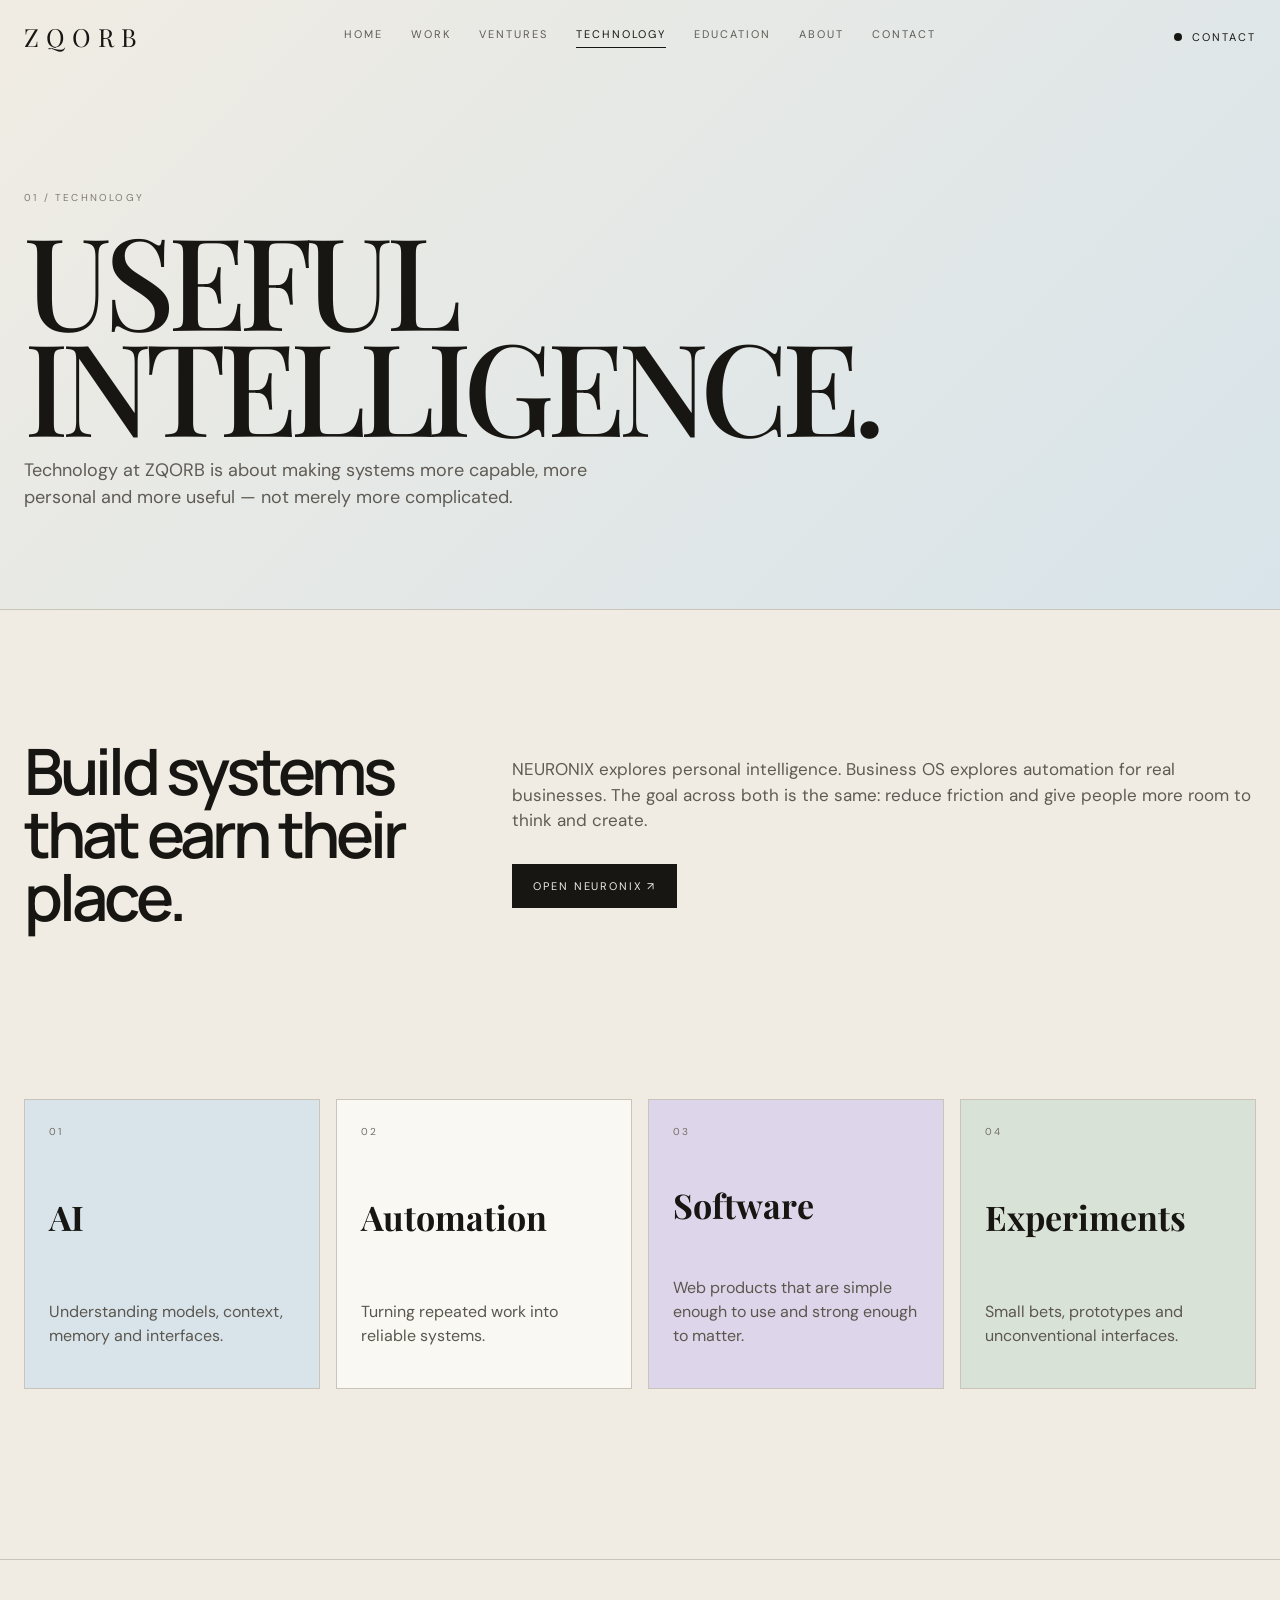
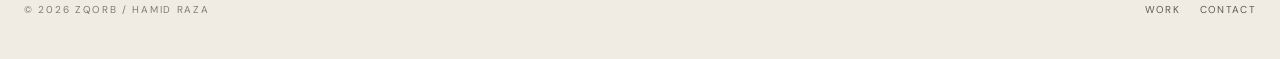
<file: technology/index.html>
<!DOCTYPE html>
<html lang="en">
 <head>
  <meta charset="utf-8"/>
  <meta content="width=device-width,initial-scale=1" name="viewport"/>
  <title>
   Technology &mdash; ZQORB
  </title>
  <link href="/styles.css" rel="stylesheet"/>
 </head>
 <body>
  <header class="site-nav">
   <div class="container nav-inner">
    <a class="brand" href="/">
     ZQORB
    </a>
    <nav class="nav-links">
     <a href="/">
      Home
     </a>
     <a href="/work/">
      Work
     </a>
     <a href="/ventures/">
      Ventures
     </a>
     <a class="active" href="/technology/">
      Technology
     </a>
     <a href="/education/">
      Education
     </a>
     <a href="/about/">
      About
     </a>
     <a href="/contact/">
      Contact
     </a>
    </nav>
    <a class="nav-cta" href="/contact/">
     <span>
     </span>
     Contact
    </a>
    <button aria-expanded="false" class="menu-btn">
     Menu
    </button>
   </div>
  </header>
  <main>
   <section class="page-hero" style="background:linear-gradient(135deg,var(--paper),var(--mist))">
    <div class="container page-hero-grid">
     <div>
      <div class="eyebrow">
       01 / Technology
      </div>
      <h1 class="page-title">
       USEFUL
       <br/>
       INTELLIGENCE.
      </h1>
      <p class="page-lede">
       Technology at ZQORB is about making systems more capable, more personal and more useful &mdash; not merely more complicated.
      </p>
     </div>
    </div>
   </section>
   <section class="section">
    <div class="container">
     <div class="project-grid">
      <div class="project-statement reveal">
       Build systems that earn their place.
      </div>
      <div class="project-copy reveal">
       <p>
        NEURONIX explores personal intelligence. Business OS explores automation for real businesses. The goal across both is the same: reduce friction and give people more room to think and create.
       </p>
       <div style="margin-top:30px">
        <a class="button primary" href="/projects/neuronix/">
         Open NEURONIX &nearrow;
        </a>
       </div>
      </div>
     </div>
    </div>
   </section>
   <section class="section" style="padding-top:40px">
    <div class="container">
     <div class="eco-grid">
      <div class="eco-card reveal" style="background:var(--mist)">
       <div class="eco-num">
        01
       </div>
       <h3 class="eco-title">
        AI
       </h3>
       <p class="eco-desc">
        Understanding models, context, memory and interfaces.
       </p>
      </div>
      <div class="eco-card reveal" style="background:var(--paper-2)">
       <div class="eco-num">
        02
       </div>
       <h3 class="eco-title">
        Automation
       </h3>
       <p class="eco-desc">
        Turning repeated work into reliable systems.
       </p>
      </div>
      <div class="eco-card reveal" style="background:var(--lav)">
       <div class="eco-num">
        03
       </div>
       <h3 class="eco-title">
        Software
       </h3>
       <p class="eco-desc">
        Web products that are simple enough to use and strong enough to matter.
       </p>
      </div>
      <div class="eco-card reveal" style="background:var(--sage)">
       <div class="eco-num">
        04
       </div>
       <h3 class="eco-title">
        Experiments
       </h3>
       <p class="eco-desc">
        Small bets, prototypes and unconventional interfaces.
       </p>
      </div>
     </div>
    </div>
   </section>
  </main>
  <footer class="site-footer">
   <div class="container footer-inner">
    <div class="footer-meta">
     &copy; 2026 ZQORB / Hamid Raza
    </div>
    <div class="footer-links">
     <a href="/work/">
      Work
     </a>
     <a href="/contact/">
      Contact
     </a>
    </div>
   </div>
  </footer>
  <script src="/script.js">
  </script>
 </body>
</html>
</file>
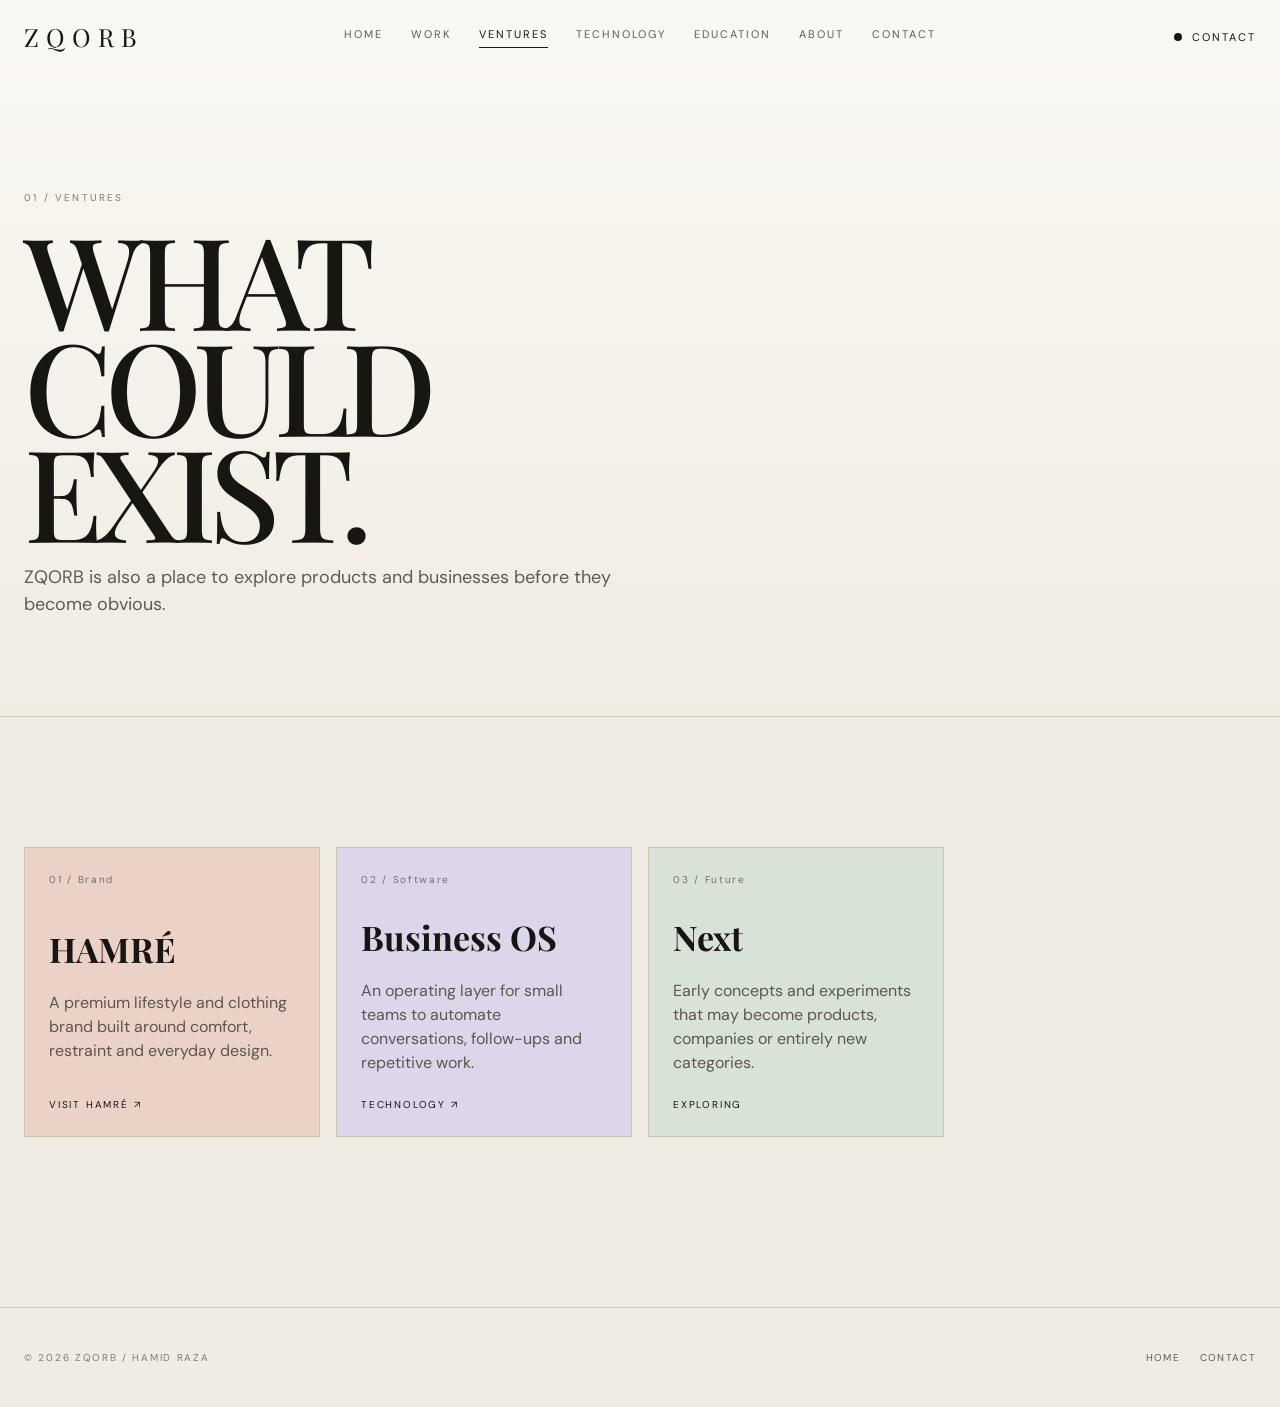
<file: ventures/index.html>
<!DOCTYPE html>
<html lang="en">
 <head>
  <meta charset="utf-8"/>
  <meta content="width=device-width,initial-scale=1" name="viewport"/>
  <title>
   Ventures &mdash; ZQORB
  </title>
  <link href="/styles.css" rel="stylesheet"/>
 </head>
 <body>
  <header class="site-nav">
   <div class="container nav-inner">
    <a class="brand" href="/">
     ZQORB
    </a>
    <nav class="nav-links">
     <a href="/">
      Home
     </a>
     <a href="/work/">
      Work
     </a>
     <a class="active" href="/ventures/">
      Ventures
     </a>
     <a href="/technology/">
      Technology
     </a>
     <a href="/education/">
      Education
     </a>
     <a href="/about/">
      About
     </a>
     <a href="/contact/">
      Contact
     </a>
    </nav>
    <a class="nav-cta" href="/contact/">
     <span>
     </span>
     Contact
    </a>
    <button aria-expanded="false" class="menu-btn">
     Menu
    </button>
   </div>
  </header>
  <main>
   <section class="page-hero">
    <div class="container page-hero-grid">
     <div>
      <div class="eyebrow">
       01 / Ventures
      </div>
      <h1 class="page-title">
       WHAT
       <br/>
       COULD EXIST.
      </h1>
      <p class="page-lede">
       ZQORB is also a place to explore products and businesses before they become obvious.
      </p>
     </div>
    </div>
   </section>
   <section class="section">
    <div class="container">
     <div class="eco-grid">
      <article class="eco-card reveal" style="background:var(--clay)">
       <div class="eco-num">
        01 / Brand
       </div>
       <div>
        <h2 class="eco-title">
         HAMR&Eacute;
        </h2>
        <p class="eco-desc">
         A premium lifestyle and clothing brand built around comfort, restraint and everyday design.
        </p>
       </div>
       <a class="eco-link" href="/hamre/">
        Visit HAMR&Eacute; &nearrow;
       </a>
      </article>
      <article class="eco-card reveal" style="background:var(--lav)">
       <div class="eco-num">
        02 / Software
       </div>
       <div>
        <h2 class="eco-title">
         Business OS
        </h2>
        <p class="eco-desc">
         An operating layer for small teams to automate conversations, follow-ups and repetitive work.
        </p>
       </div>
       <a class="eco-link" href="/technology/">
        Technology &nearrow;
       </a>
      </article>
      <article class="eco-card reveal" style="background:var(--sage)">
       <div class="eco-num">
        03 / Future
       </div>
       <div>
        <h2 class="eco-title">
         Next
        </h2>
        <p class="eco-desc">
         Early concepts and experiments that may become products, companies or entirely new categories.
        </p>
       </div>
       <span class="eco-link">
        Exploring
       </span>
      </article>
     </div>
    </div>
   </section>
  </main>
  <footer class="site-footer">
   <div class="container footer-inner">
    <div class="footer-meta">
     &copy; 2026 ZQORB / Hamid Raza
    </div>
    <div class="footer-links">
     <a href="/">
      Home
     </a>
     <a href="/contact/">
      Contact
     </a>
    </div>
   </div>
  </footer>
  <script src="/script.js">
  </script>
 </body>
</html>
</file>
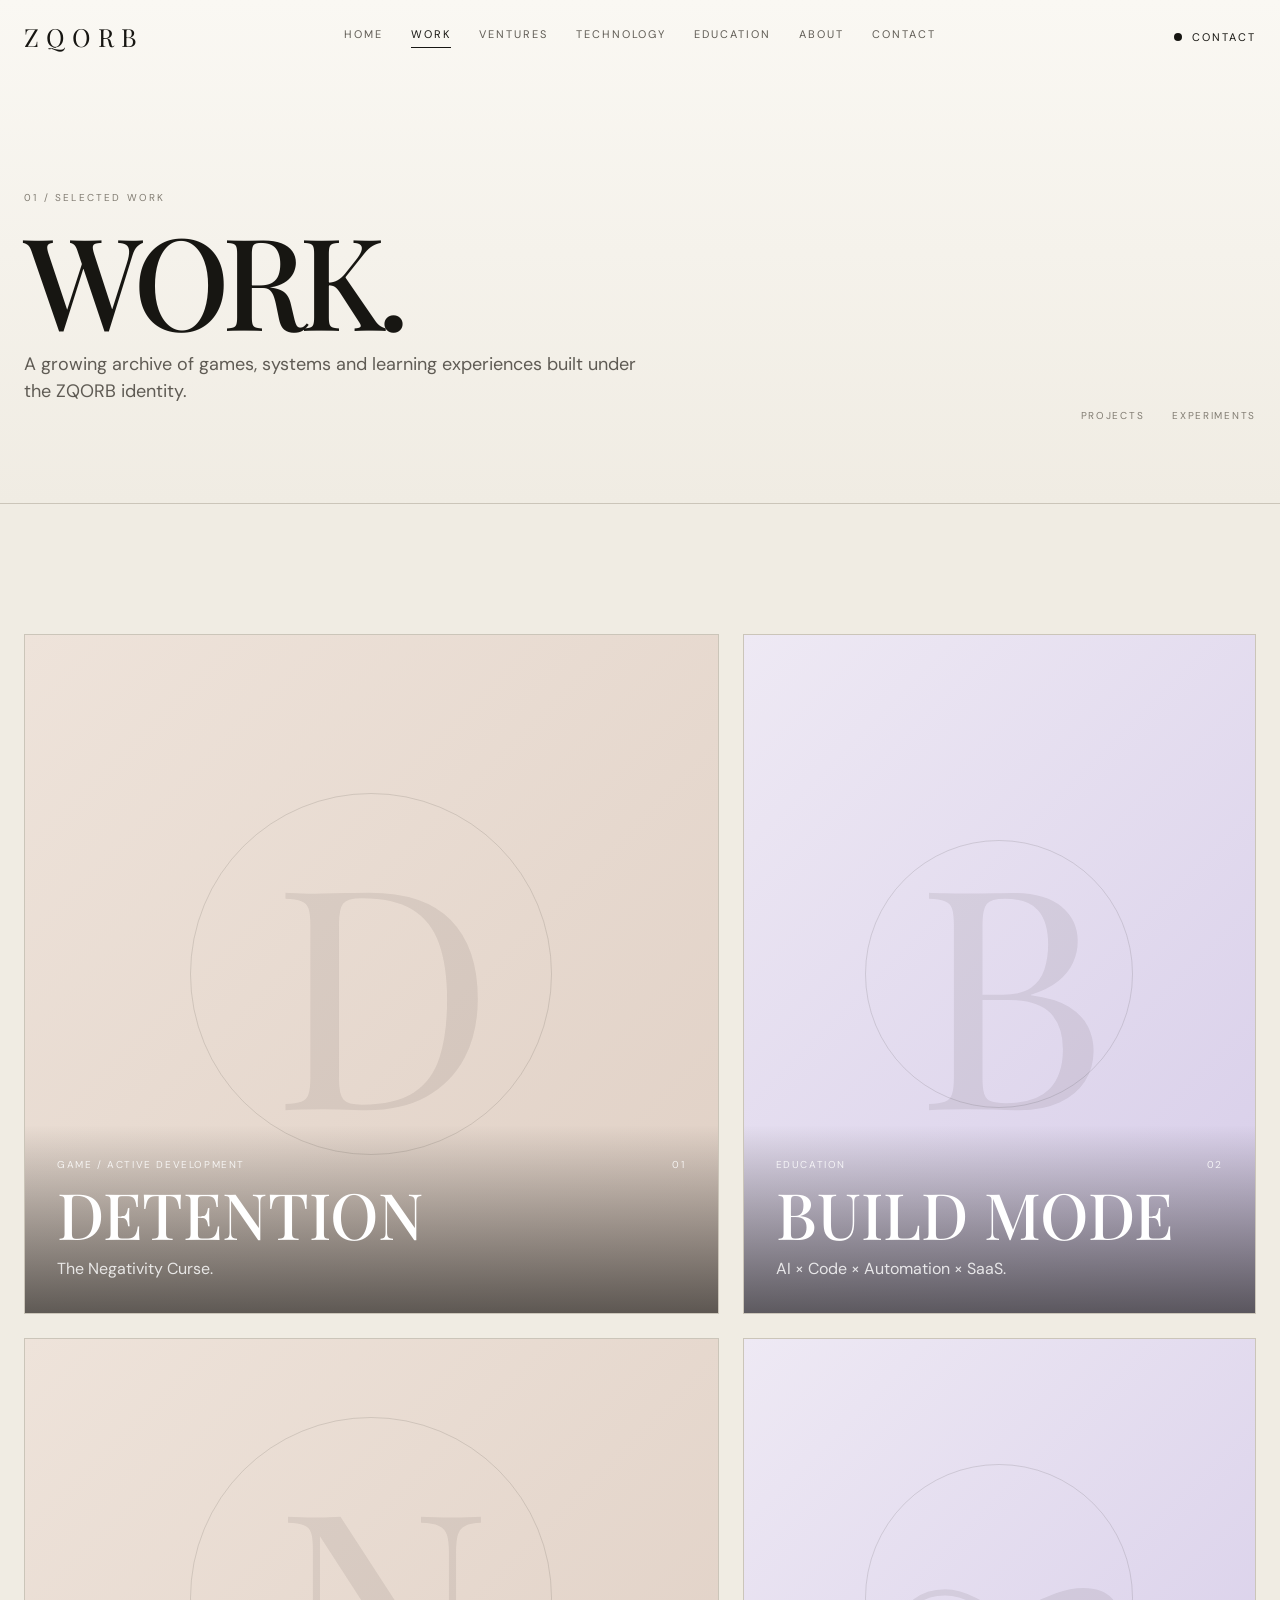
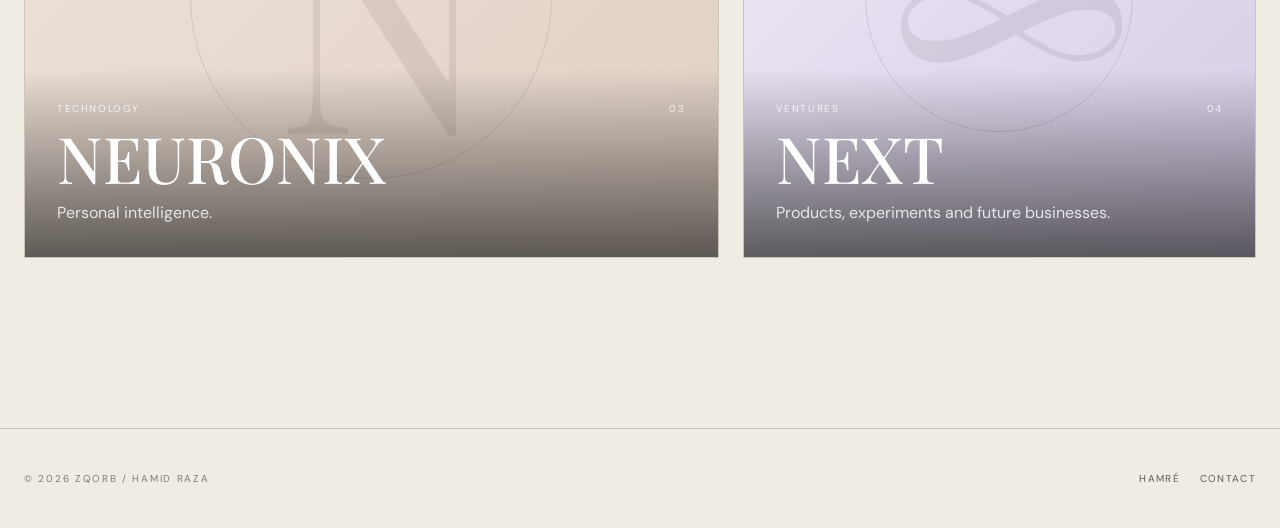
<file: work/index.html>
<!DOCTYPE html>
<html lang="en">
 <head>
  <meta charset="utf-8"/>
  <meta content="width=device-width,initial-scale=1" name="viewport"/>
  <title>
   Work &mdash; ZQORB
  </title>
  <link href="/styles.css" rel="stylesheet"/>
 </head>
 <body>
  <header class="site-nav">
   <div class="container nav-inner">
    <a class="brand" href="/">
     ZQORB
    </a>
    <nav class="nav-links">
     <a href="/">
      Home
     </a>
     <a class="active" href="/work/">
      Work
     </a>
     <a href="/ventures/">
      Ventures
     </a>
     <a href="/technology/">
      Technology
     </a>
     <a href="/education/">
      Education
     </a>
     <a href="/about/">
      About
     </a>
     <a href="/contact/">
      Contact
     </a>
    </nav>
    <a class="nav-cta" href="/contact/">
     <span>
     </span>
     Contact
    </a>
    <button aria-expanded="false" class="menu-btn">
     Menu
    </button>
   </div>
  </header>
  <main>
   <section class="page-hero">
    <div class="container page-hero-grid">
     <div>
      <div class="eyebrow">
       01 / Selected work
      </div>
      <h1 class="page-title">
       WORK.
      </h1>
      <p class="page-lede">
       A growing archive of games, systems and learning experiences built under the ZQORB identity.
      </p>
     </div>
     <div class="page-meta">
      <span>
       Projects
      </span>
      <span>
       Experiments
      </span>
     </div>
    </div>
   </section>
   <section class="section">
    <div class="container">
     <div class="work-grid two">
      <a class="work-card large reveal" href="/projects/detention/">
       <div class="work-art">
        <div class="work-mark">
         D
        </div>
       </div>
       <div class="work-content">
        <div class="work-top">
         <span>
          Game / Active development
         </span>
         <span>
          01
         </span>
        </div>
        <h2 class="work-title">
         DETENTION
        </h2>
        <p class="work-desc">
         The Negativity Curse.
        </p>
       </div>
      </a>
      <a class="work-card reveal" href="/projects/build-mode/">
       <div class="work-art">
        <div class="work-mark">
         B
        </div>
       </div>
       <div class="work-content">
        <div class="work-top">
         <span>
          Education
         </span>
         <span>
          02
         </span>
        </div>
        <h2 class="work-title">
         BUILD MODE
        </h2>
        <p class="work-desc">
         AI &times; Code &times; Automation &times; SaaS.
        </p>
       </div>
      </a>
     </div>
     <div class="work-grid two" style="margin-top:24px">
      <a class="work-card reveal" href="/projects/neuronix/">
       <div class="work-art">
        <div class="work-mark">
         N
        </div>
       </div>
       <div class="work-content">
        <div class="work-top">
         <span>
          Technology
         </span>
         <span>
          03
         </span>
        </div>
        <h2 class="work-title">
         NEURONIX
        </h2>
        <p class="work-desc">
         Personal intelligence.
        </p>
       </div>
      </a>
      <a class="work-card reveal" href="/ventures/">
       <div class="work-art">
        <div class="work-mark">
         &infin;
        </div>
       </div>
       <div class="work-content">
        <div class="work-top">
         <span>
          Ventures
         </span>
         <span>
          04
         </span>
        </div>
        <h2 class="work-title">
         NEXT
        </h2>
        <p class="work-desc">
         Products, experiments and future businesses.
        </p>
       </div>
      </a>
     </div>
    </div>
   </section>
  </main>
  <footer class="site-footer">
   <div class="container footer-inner">
    <div class="footer-meta">
     &copy; 2026 ZQORB / Hamid Raza
    </div>
    <div class="footer-links">
     <a href="/hamre/">
      HAMR&Eacute;
     </a>
     <a href="/contact/">
      Contact
     </a>
    </div>
   </div>
  </footer>
  <script src="/script.js">
  </script>
 </body>
</html>
</file>
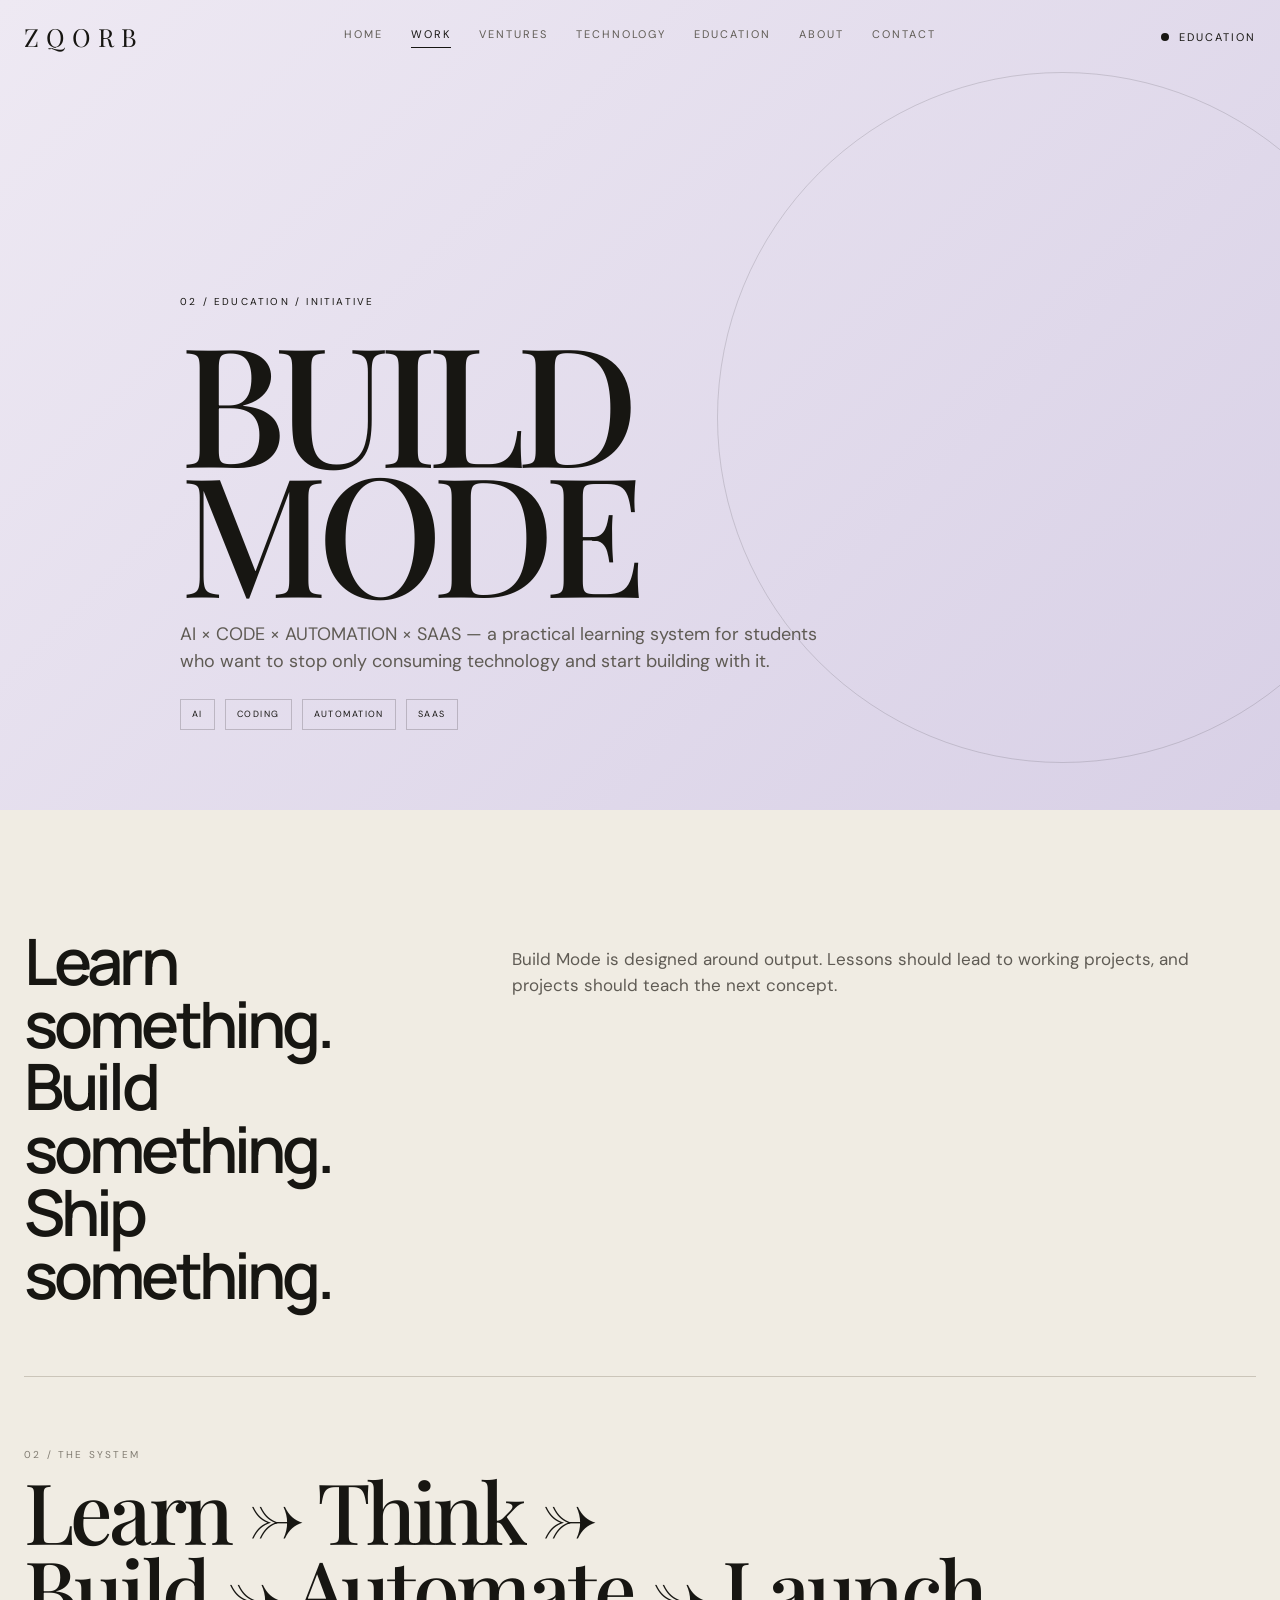
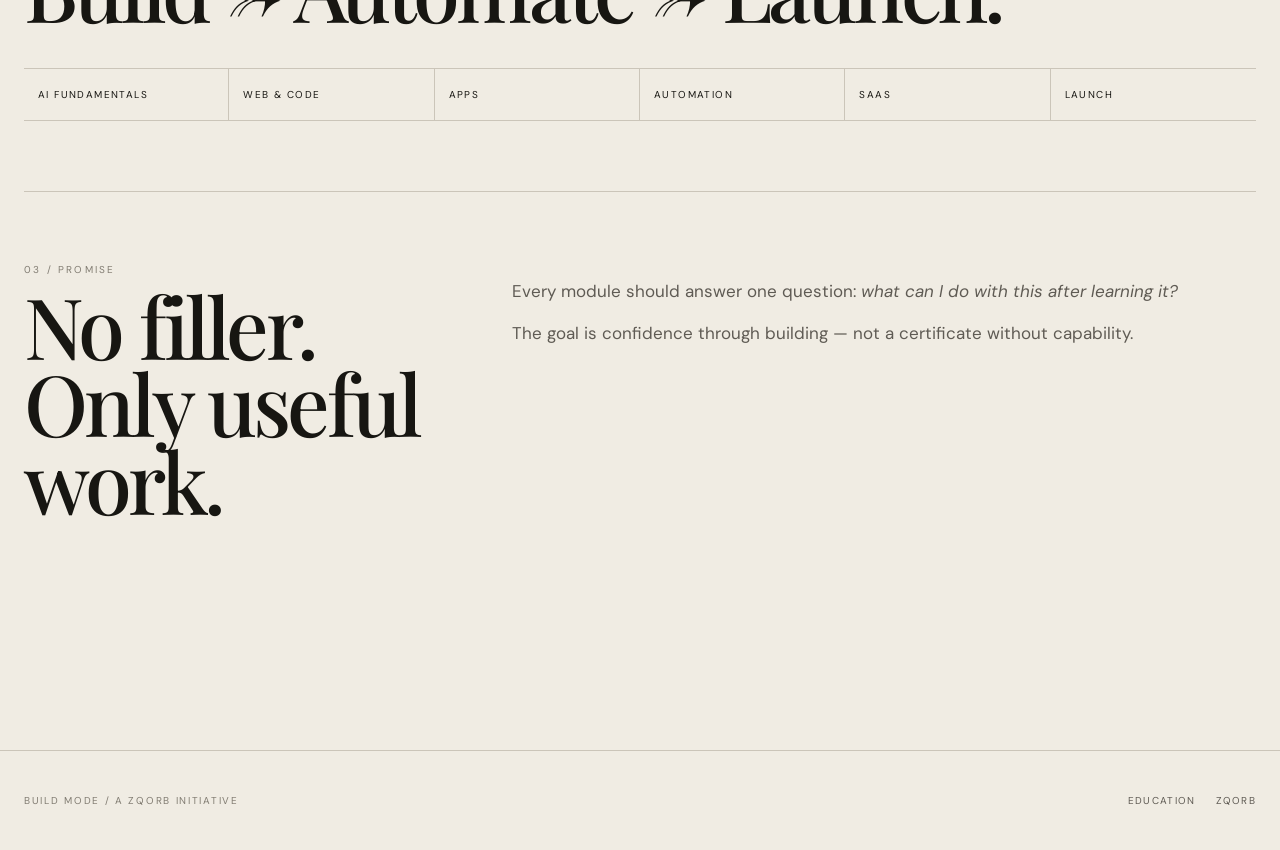
<file: projects/build-mode/index.html>
<!DOCTYPE html>
<html lang="en">
 <head>
  <meta charset="utf-8"/>
  <meta content="width=device-width,initial-scale=1" name="viewport"/>
  <title>
   BUILD MODE &mdash; AI &middot; Code &middot; Automation &middot; SaaS
  </title>
  <link href="/styles.css" rel="stylesheet"/>
 </head>
 <body>
  <header class="site-nav">
   <div class="container nav-inner">
    <a class="brand" href="/">
     ZQORB
    </a>
    <nav class="nav-links">
     <a href="/">
      Home
     </a>
     <a class="active" href="/work/">
      Work
     </a>
     <a href="/ventures/">
      Ventures
     </a>
     <a href="/technology/">
      Technology
     </a>
     <a href="/education/">
      Education
     </a>
     <a href="/about/">
      About
     </a>
     <a href="/contact/">
      Contact
     </a>
    </nav>
    <a class="nav-cta" href="/education/">
     <span>
     </span>
     Education
    </a>
    <button aria-expanded="false" class="menu-btn">
     Menu
    </button>
   </div>
  </header>
  <main>
   <section class="project-hero build">
    <div class="project-orb">
    </div>
    <div class="container project-hero-content">
     <div class="project-kicker">
      02 / Education / Initiative
     </div>
     <h1 class="project-title">
      BUILD
      <br/>
      MODE
     </h1>
     <p class="project-subtitle">
      AI &times; CODE &times; AUTOMATION &times; SAAS &mdash; a practical learning system for students who want to stop only consuming technology and start building with it.
     </p>
     <div class="project-facts">
      <span class="chip">
       AI
      </span>
      <span class="chip">
       Coding
      </span>
      <span class="chip">
       Automation
      </span>
      <span class="chip">
       SaaS
      </span>
     </div>
    </div>
   </section>
   <section class="project-body">
    <div class="container">
     <div class="project-block">
      <div class="project-grid">
       <div class="project-statement">
        Learn something. Build something. Ship something.
       </div>
       <div class="project-copy">
        <p>
         Build Mode is designed around output. Lessons should lead to working projects, and projects should teach the next concept.
        </p>
       </div>
      </div>
     </div>
     <div class="project-block">
      <div class="eyebrow">
       02 / The system
      </div>
      <h2 class="section-title">
       Learn &rarr; Think &rarr;
       <br/>
       Build &rarr; Automate &rarr; Launch.
      </h2>
      <div class="loop" style="margin-top:40px">
       <div>
        AI fundamentals
       </div>
       <div>
        Web &amp; code
       </div>
       <div>
        Apps
       </div>
       <div>
        Automation
       </div>
       <div>
        SaaS
       </div>
       <div>
        Launch
       </div>
      </div>
     </div>
     <div class="project-block">
      <div class="project-grid">
       <div>
        <div class="eyebrow">
         03 / Promise
        </div>
        <h2 class="section-title">
         No filler.
         <br/>
         Only useful work.
        </h2>
       </div>
       <div class="project-copy">
        <p>
         Every module should answer one question:
         <em>
          what can I do with this after learning it?
         </em>
        </p>
        <p>
         The goal is confidence through building &mdash; not a certificate without capability.
        </p>
       </div>
      </div>
     </div>
    </div>
   </section>
  </main>
  <footer class="site-footer">
   <div class="container footer-inner">
    <div class="footer-meta">
     BUILD MODE / A ZQORB INITIATIVE
    </div>
    <div class="footer-links">
     <a href="/education/">
      Education
     </a>
     <a href="/">
      ZQORB
     </a>
    </div>
   </div>
  </footer>
  <script src="/script.js">
  </script>
 </body>
</html>
</file>
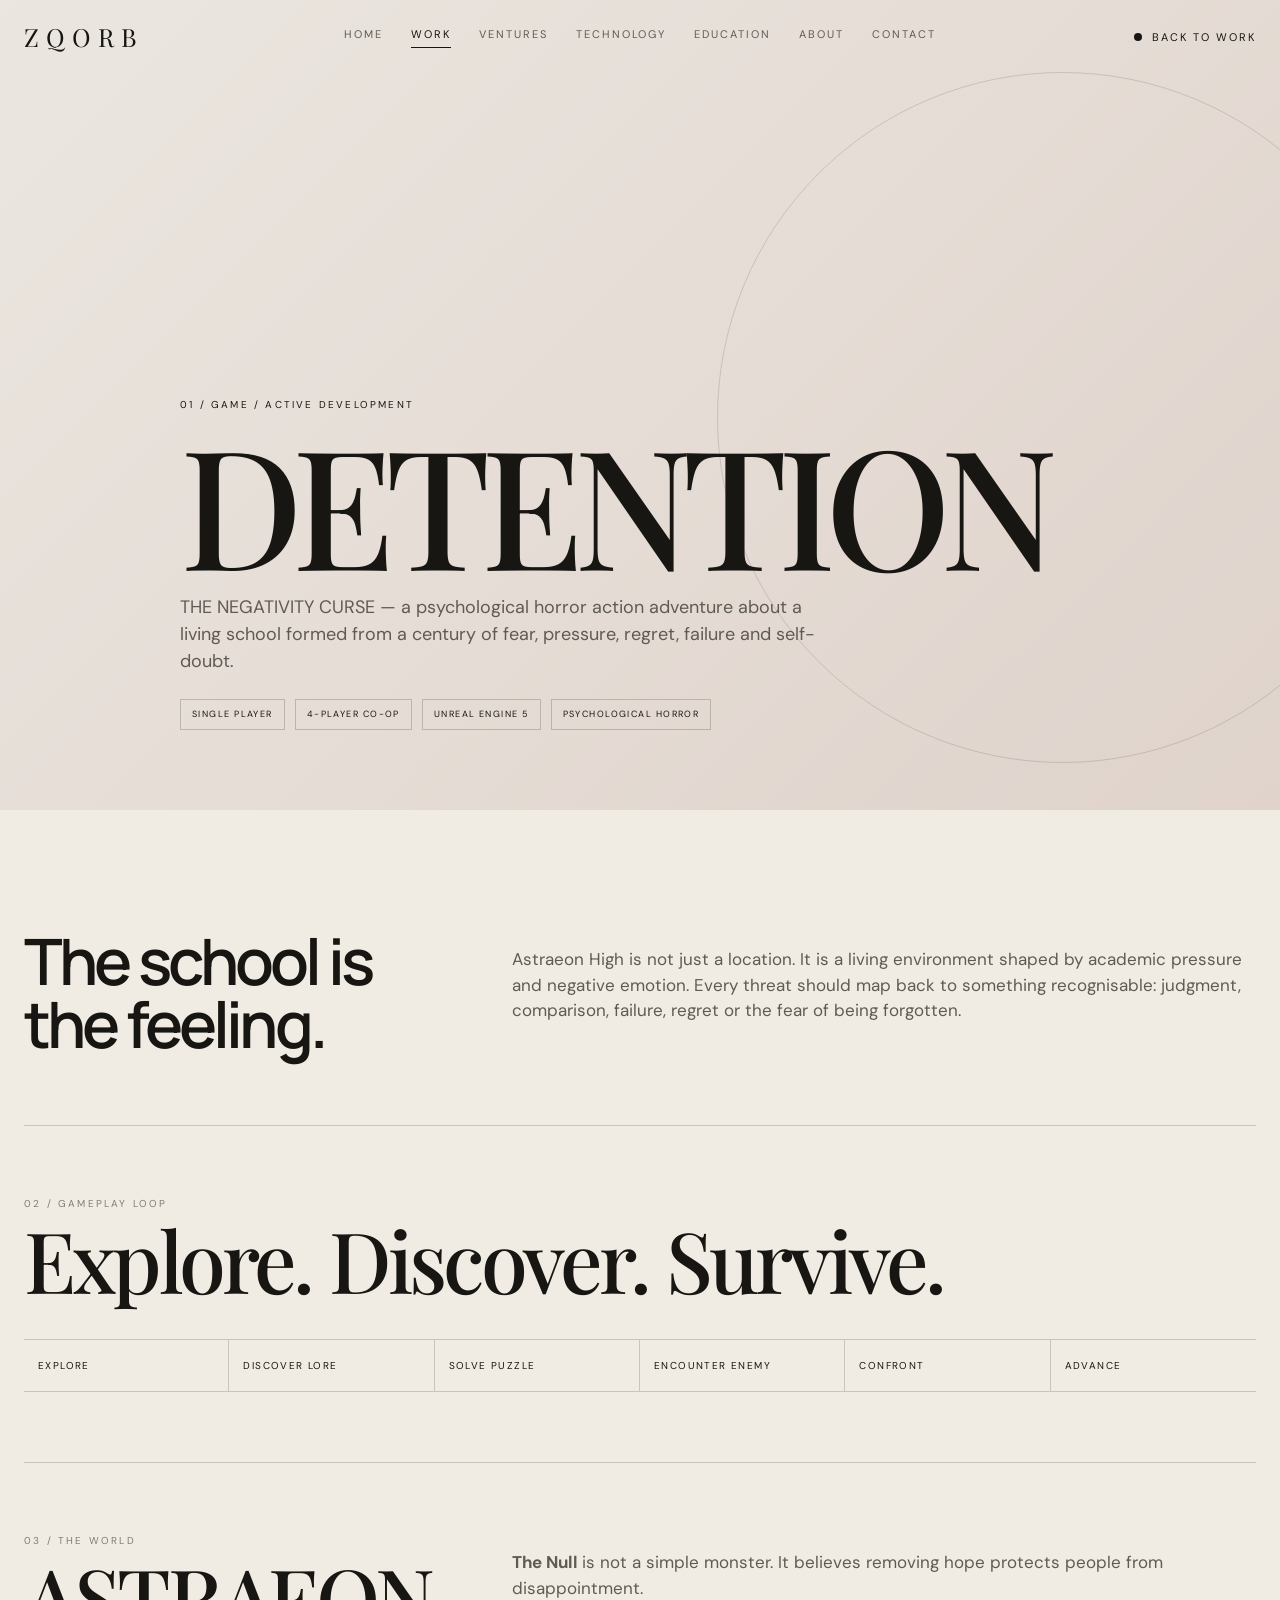
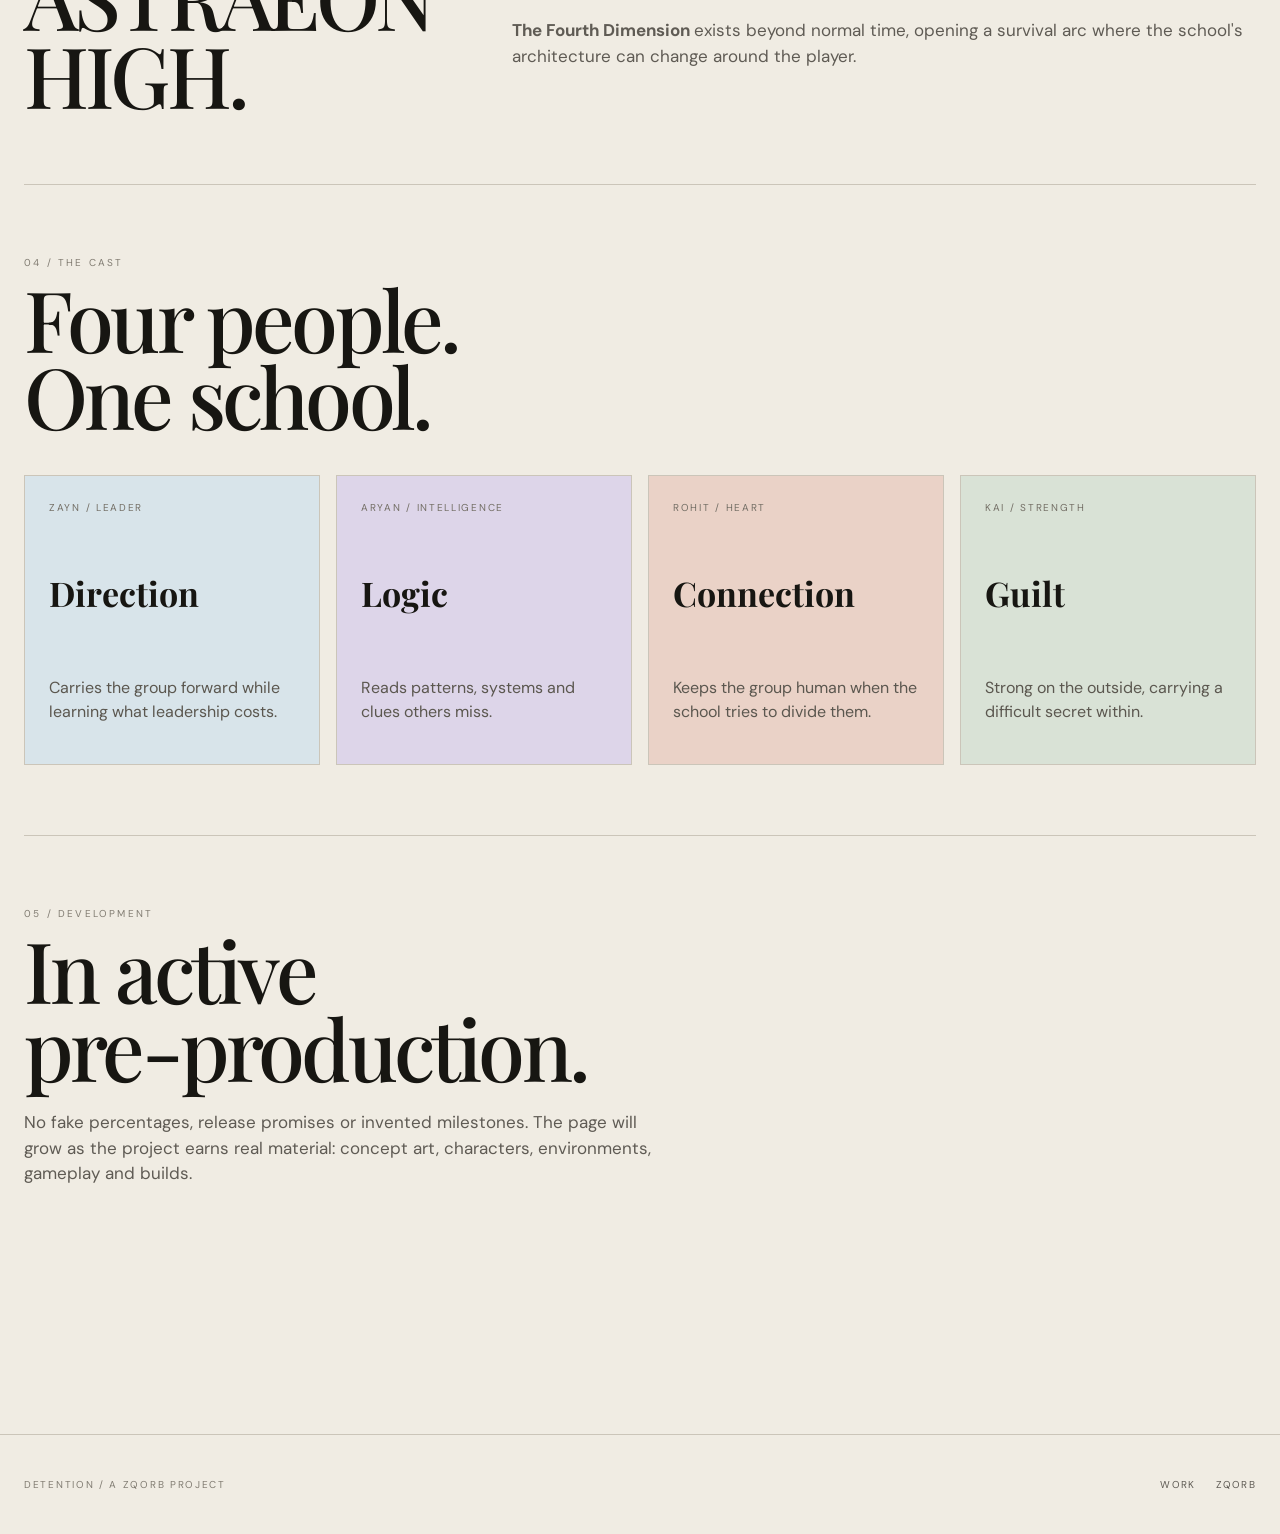
<file: projects/detention/index.html>
<!DOCTYPE html>
<html lang="en">
 <head>
  <meta charset="utf-8"/>
  <meta content="width=device-width,initial-scale=1" name="viewport"/>
  <title>
   DETENTION &mdash; The Negativity Curse
  </title>
  <link href="/styles.css" rel="stylesheet"/>
 </head>
 <body>
  <header class="site-nav">
   <div class="container nav-inner">
    <a class="brand" href="/">
     ZQORB
    </a>
    <nav class="nav-links">
     <a href="/">
      Home
     </a>
     <a class="active" href="/work/">
      Work
     </a>
     <a href="/ventures/">
      Ventures
     </a>
     <a href="/technology/">
      Technology
     </a>
     <a href="/education/">
      Education
     </a>
     <a href="/about/">
      About
     </a>
     <a href="/contact/">
      Contact
     </a>
    </nav>
    <a class="nav-cta" href="/work/">
     <span>
     </span>
     Back to work
    </a>
    <button aria-expanded="false" class="menu-btn">
     Menu
    </button>
   </div>
  </header>
  <main>
   <section class="project-hero detention">
    <div class="project-orb">
    </div>
    <div class="container project-hero-content">
     <div class="project-kicker">
      01 / Game / Active development
     </div>
     <h1 class="project-title">
      DETENTION
     </h1>
     <p class="project-subtitle">
      THE NEGATIVITY CURSE &mdash; a psychological horror action adventure about a living school formed from a century of fear, pressure, regret, failure and self-doubt.
     </p>
     <div class="project-facts">
      <span class="chip">
       Single player
      </span>
      <span class="chip">
       4-player co-op
      </span>
      <span class="chip">
       Unreal Engine 5
      </span>
      <span class="chip">
       Psychological horror
      </span>
     </div>
    </div>
   </section>
   <section class="project-body">
    <div class="container">
     <div class="project-block">
      <div class="project-grid">
       <div class="project-statement">
        The school is the feeling.
       </div>
       <div class="project-copy">
        <p>
         Astraeon High is not just a location. It is a living environment shaped by academic pressure and negative emotion. Every threat should map back to something recognisable: judgment, comparison, failure, regret or the fear of being forgotten.
        </p>
       </div>
      </div>
     </div>
     <div class="project-block">
      <div class="eyebrow">
       02 / Gameplay loop
      </div>
      <h2 class="section-title">
       Explore. Discover. Survive.
      </h2>
      <div class="loop" style="margin-top:40px">
       <div>
        Explore
       </div>
       <div>
        Discover lore
       </div>
       <div>
        Solve puzzle
       </div>
       <div>
        Encounter enemy
       </div>
       <div>
        Confront
       </div>
       <div>
        Advance
       </div>
      </div>
     </div>
     <div class="project-block">
      <div class="project-grid">
       <div>
        <div class="eyebrow">
         03 / The world
        </div>
        <h2 class="section-title">
         ASTRAEON
         <br/>
         HIGH.
        </h2>
       </div>
       <div class="project-copy">
        <p>
         <strong>
          The Null
         </strong>
         is not a simple monster. It believes removing hope protects people from disappointment.
        </p>
        <p>
         <strong>
          The Fourth Dimension
         </strong>
         exists beyond normal time, opening a survival arc where the school's architecture can change around the player.
        </p>
       </div>
      </div>
     </div>
     <div class="project-block">
      <div class="eyebrow">
       04 / The cast
      </div>
      <h2 class="section-title">
       Four people.
       <br/>
       One school.
      </h2>
      <div class="eco-grid" style="margin-top:40px">
       <div class="eco-card reveal">
        <div class="eco-num">
         ZAYN / LEADER
        </div>
        <h3 class="eco-title">
         Direction
        </h3>
        <p class="eco-desc">
         Carries the group forward while learning what leadership costs.
        </p>
       </div>
       <div class="eco-card reveal" style="background:var(--lav)">
        <div class="eco-num">
         ARYAN / INTELLIGENCE
        </div>
        <h3 class="eco-title">
         Logic
        </h3>
        <p class="eco-desc">
         Reads patterns, systems and clues others miss.
        </p>
       </div>
       <div class="eco-card reveal" style="background:var(--clay)">
        <div class="eco-num">
         ROHIT / HEART
        </div>
        <h3 class="eco-title">
         Connection
        </h3>
        <p class="eco-desc">
         Keeps the group human when the school tries to divide them.
        </p>
       </div>
       <div class="eco-card reveal" style="background:var(--sage)">
        <div class="eco-num">
         KAI / STRENGTH
        </div>
        <h3 class="eco-title">
         Guilt
        </h3>
        <p class="eco-desc">
         Strong on the outside, carrying a difficult secret within.
        </p>
       </div>
      </div>
     </div>
     <div class="project-block">
      <div class="eyebrow">
       05 / Development
      </div>
      <h2 class="section-title">
       In active
       <br/>
       pre-production.
      </h2>
      <p class="project-copy" style="max-width:650px;margin-top:24px">
       No fake percentages, release promises or invented milestones. The page will grow as the project earns real material: concept art, characters, environments, gameplay and builds.
      </p>
     </div>
    </div>
   </section>
  </main>
  <footer class="site-footer">
   <div class="container footer-inner">
    <div class="footer-meta">
     DETENTION / A ZQORB PROJECT
    </div>
    <div class="footer-links">
     <a href="/work/">
      Work
     </a>
     <a href="/">
      ZQORB
     </a>
    </div>
   </div>
  </footer>
  <script src="/script.js">
  </script>
 </body>
</html>
</file>
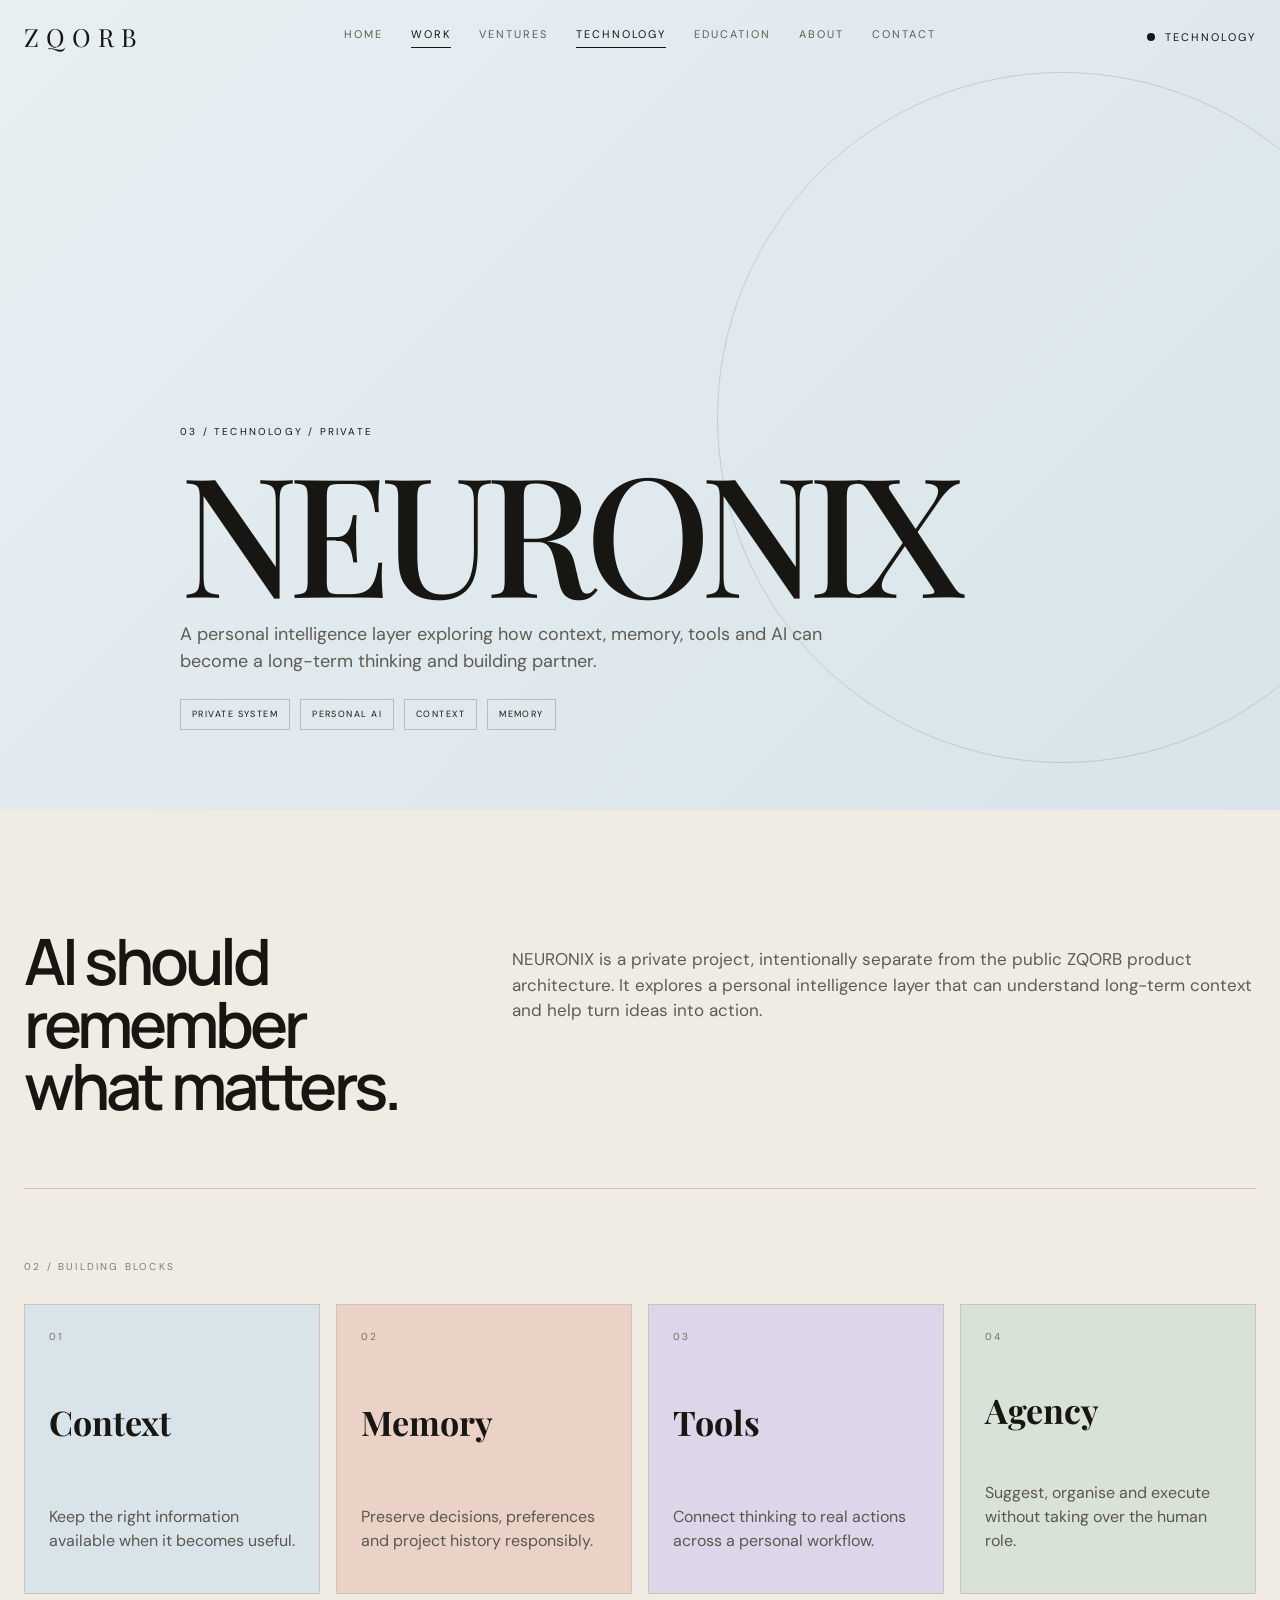
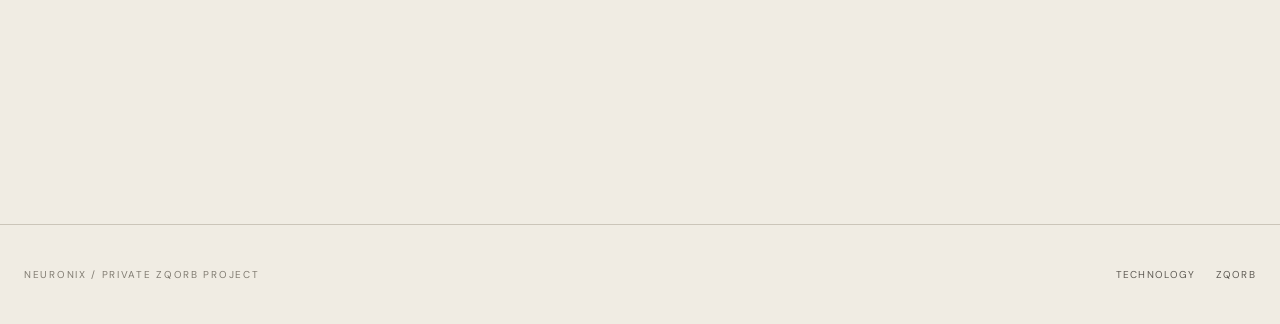
<file: projects/neuronix/index.html>
<!DOCTYPE html>
<html lang="en">
 <head>
  <meta charset="utf-8"/>
  <meta content="width=device-width,initial-scale=1" name="viewport"/>
  <title>
   NEURONIX &mdash; Personal Intelligence
  </title>
  <link href="/styles.css" rel="stylesheet"/>
 </head>
 <body>
  <header class="site-nav">
   <div class="container nav-inner">
    <a class="brand" href="/">
     ZQORB
    </a>
    <nav class="nav-links">
     <a href="/">
      Home
     </a>
     <a class="active" href="/work/">
      Work
     </a>
     <a href="/ventures/">
      Ventures
     </a>
     <a class="active" href="/technology/">
      Technology
     </a>
     <a href="/education/">
      Education
     </a>
     <a href="/about/">
      About
     </a>
     <a href="/contact/">
      Contact
     </a>
    </nav>
    <a class="nav-cta" href="/technology/">
     <span>
     </span>
     Technology
    </a>
    <button aria-expanded="false" class="menu-btn">
     Menu
    </button>
   </div>
  </header>
  <main>
   <section class="project-hero neuronix">
    <div class="project-orb">
    </div>
    <div class="container project-hero-content">
     <div class="project-kicker">
      03 / Technology / Private
     </div>
     <h1 class="project-title">
      NEURONIX
     </h1>
     <p class="project-subtitle">
      A personal intelligence layer exploring how context, memory, tools and AI can become a long-term thinking and building partner.
     </p>
     <div class="project-facts">
      <span class="chip">
       Private system
      </span>
      <span class="chip">
       Personal AI
      </span>
      <span class="chip">
       Context
      </span>
      <span class="chip">
       Memory
      </span>
     </div>
    </div>
   </section>
   <section class="project-body">
    <div class="container">
     <div class="project-block">
      <div class="project-grid">
       <div class="project-statement">
        AI should remember what matters.
       </div>
       <div class="project-copy">
        <p>
         NEURONIX is a private project, intentionally separate from the public ZQORB product architecture. It explores a personal intelligence layer that can understand long-term context and help turn ideas into action.
        </p>
       </div>
      </div>
     </div>
     <div class="project-block">
      <div class="eyebrow">
       02 / Building blocks
      </div>
      <div class="eco-grid" style="margin-top:30px">
       <div class="eco-card reveal" style="background:var(--mist)">
        <div class="eco-num">
         01
        </div>
        <h3 class="eco-title">
         Context
        </h3>
        <p class="eco-desc">
         Keep the right information available when it becomes useful.
        </p>
       </div>
       <div class="eco-card reveal">
        <div class="eco-num">
         02
        </div>
        <h3 class="eco-title">
         Memory
        </h3>
        <p class="eco-desc">
         Preserve decisions, preferences and project history responsibly.
        </p>
       </div>
       <div class="eco-card reveal" style="background:var(--lav)">
        <div class="eco-num">
         03
        </div>
        <h3 class="eco-title">
         Tools
        </h3>
        <p class="eco-desc">
         Connect thinking to real actions across a personal workflow.
        </p>
       </div>
       <div class="eco-card reveal" style="background:var(--sage)">
        <div class="eco-num">
         04
        </div>
        <h3 class="eco-title">
         Agency
        </h3>
        <p class="eco-desc">
         Suggest, organise and execute without taking over the human role.
        </p>
       </div>
      </div>
     </div>
    </div>
   </section>
  </main>
  <footer class="site-footer">
   <div class="container footer-inner">
    <div class="footer-meta">
     NEURONIX / PRIVATE ZQORB PROJECT
    </div>
    <div class="footer-links">
     <a href="/technology/">
      Technology
     </a>
     <a href="/">
      ZQORB
     </a>
    </div>
   </div>
  </footer>
  <script src="/script.js">
  </script>
 </body>
</html>
</file>
<file: styles.css>
@import url('https://fonts.googleapis.com/css2?family=DM+Sans:wght@400;500;600;700&family=Manrope:wght@400;500;600;700;800&family=Playfair+Display:wght@500;600&display=swap');

:root{
  --paper:#f0ece3;
  --paper-2:#faf8f3;
  --ink:#171612;
  --stone:#5f5b54;
  --muted:#817c72;
  --line:#cbc5b9;

  --lav:#ddd5e9;
  --lav-ink:#655c78;
  --sage:#d9e2d6;
  --clay:#ead2c7;
  --mist:#d8e4ea;

  --espresso:#302d28;
  --detention:#a64a45;

  --radius:28px;
  --max:1380px;
  --ease:cubic-bezier(.22,1,.36,1);
}

*{
  box-sizing:border-box;
}

html{
  scroll-behavior:smooth;
}

body{
  margin:0;
  background:var(--paper);
  color:var(--ink);
  font-family:'DM Sans',system-ui,sans-serif;
  font-size:16px;
  line-height:1.5;
  -webkit-font-smoothing:antialiased;
}

a{
  color:inherit;
  text-decoration:none;
}

img{
  max-width:100%;
  display:block;
}

button,
input,
textarea{
  font:inherit;
}

.container{
  width:min(var(--max),calc(100% - 48px));
  margin-inline:auto;
}

/* =========================
   NAVIGATION
========================= */

.site-nav{
  position:fixed;
  top:0;
  left:0;
  right:0;
  z-index:100;
  padding:18px 0;
  transition:.35s var(--ease);
}

.site-nav.scrolled{
  background:rgba(240,236,227,.92);
  backdrop-filter:blur(18px);
  -webkit-backdrop-filter:blur(18px);
  border-bottom:1px solid rgba(25,24,22,.10);
}

.nav-inner{
  display:grid;
  grid-template-columns:1fr auto 1fr;
  align-items:center;
  gap:20px;
}

.brand{
  font-family:'Playfair Display',serif;
  font-size:25px;
  letter-spacing:.28em;
  text-transform:uppercase;
}

.nav-links{
  display:flex;
  gap:28px;
  justify-content:center;
  font-size:11px;
  letter-spacing:.18em;
  text-transform:uppercase;
}

.nav-links a{
  position:relative;
  padding-bottom:5px;
  color:var(--stone);
  transition:.25s var(--ease);
}

.nav-links a:hover,
.nav-links a.active{
  color:var(--ink);
}

.nav-links a.active:after{
  content:"";
  position:absolute;
  left:0;
  right:0;
  bottom:0;
  height:1px;
  background:var(--ink);
  transform-origin:left;
  animation:lineIn .45s var(--ease);
}

.nav-cta{
  justify-self:end;
  font-size:11px;
  letter-spacing:.18em;
  text-transform:uppercase;
  display:inline-flex;
  align-items:center;
  gap:10px;
}

.nav-cta span{
  display:inline-block;
  width:8px;
  height:8px;
  border-radius:50%;
  background:var(--ink);
}

.menu-btn{
  display:none;
  border:0;
  background:none;
  font-size:11px;
  letter-spacing:.2em;
  text-transform:uppercase;
  padding:8px 0;
}

/* =========================
   HERO
========================= */

.hero{
  min-height:100svh;
  position:relative;
  overflow:hidden;
  padding-top:140px;
  padding-bottom:70px;
  display:flex;
  align-items:center;

  background-image:url("/assets/images/hero-bg-desktop.webp");
  background-size:cover;
  background-position:center center;
  background-repeat:no-repeat;
}

.hero-grid{
  display:grid;
  grid-template-columns:1.02fr .98fr;
  min-height:calc(100svh - 210px);
  align-items:center;
  gap:20px;
}

.hero-copy{
  position:relative;
  z-index:3;
  padding:70px 0;
}

.kicker{
  font-size:11px;
  letter-spacing:.22em;
  text-transform:uppercase;
  color:var(--stone);
  display:flex;
  align-items:center;
  gap:14px;
}

.kicker:before{
  content:"";
  width:54px;
  height:1px;
  background:var(--lav-ink);
}

.hero-title{
  font-family:'Playfair Display',serif;
  font-size:clamp(76px,12vw,188px);
  line-height:.8;
  letter-spacing:-.055em;
  font-weight:500;
  margin:42px 0 30px;
  position:relative;
}

.hero-title .outline{
  font-family:'Manrope',sans-serif;
  font-weight:500;
  letter-spacing:-.08em;
  margin-left:8vw;
  color:var(--lav-ink);
  -webkit-text-stroke:0;
}

.hero-lede{
  max-width:490px;
  font-size:18px;
  line-height:1.55;
  color:var(--stone);
  margin:0 0 30px;
}

.hero-actions{
  display:flex;
  gap:14px;
  flex-wrap:wrap;
}

.button{
  display:inline-flex;
  align-items:center;
  justify-content:center;
  gap:12px;
  border:1px solid var(--ink);
  padding:13px 20px;
  font-size:11px;
  letter-spacing:.17em;
  text-transform:uppercase;
  transition:.35s var(--ease);
}

.button.primary{
  background:var(--ink);
  color:var(--paper);
}

.button.primary:hover{
  background:var(--espresso);
  transform:translateY(-3px);
}

.button.secondary{
  background:rgba(250,248,243,.24);
}

.button.secondary:hover{
  background:var(--lav);
  border-color:var(--lav-ink);
  transform:translateY(-3px);
}

.hero-meta{
  display:flex;
  gap:38px;
  margin-top:58px;
  font-size:10px;
  letter-spacing:.18em;
  text-transform:uppercase;
  color:var(--muted);
}

.hero-visual{
  height:100%;
  min-height:640px;
  position:relative;
  display:flex;
  align-items:flex-end;
  justify-content:center;
}

.hero-panel{
  position:absolute;
  inset:4% 3% 3% 4%;
  border:1px solid rgba(25,24,22,.10);
  background:rgba(250,248,243,.05);
  overflow:hidden;
  backdrop-filter:blur(1px);
  -webkit-backdrop-filter:blur(1px);
}

/* Soft lavender portrait spot */
.hero-panel:before{
  content:"";
  position:absolute;

  width:560px;
  height:560px;

  border-radius:50%;

  background:
    radial-gradient(
      circle,
      rgba(221,213,233,.96) 0%,
      rgba(221,213,233,.72) 32%,
      rgba(234,210,199,.28) 52%,
      rgba(221,213,233,0) 73%
    );

  top:50%;
  left:56%;

  transform:translate(-50%,-50%);
  filter:blur(3px);

  animation:portraitGlow 8s ease-in-out infinite;
}

/* Secondary editorial orbit */
.hero-panel:after{
  content:"";
  position:absolute;

  width:72%;
  aspect-ratio:1;

  border:1px solid rgba(101,92,120,.20);
  border-radius:50%;

  top:15%;
  left:25%;

  animation:slowSpin 28s linear infinite;
}

.hero-portrait{
  position:relative;
  z-index:2;
  height:88%;
  width:auto;
  object-fit:contain;
  object-position:bottom center;

  filter:drop-shadow(
    0 30px 38px rgba(48,45,40,.12)
  );

  animation:portraitFloat 7s ease-in-out infinite;
}

.hero-side-note{
  position:absolute;
  right:-3px;
  top:16%;
  writing-mode:vertical-rl;
  font-size:10px;
  letter-spacing:.24em;
  text-transform:uppercase;
  color:var(--muted);
}

.hero-orbit-label{
  position:absolute;
  left:6%;
  bottom:8%;
  font-size:10px;
  letter-spacing:.2em;
  text-transform:uppercase;
  color:var(--stone);
}

.hero-index{
  position:absolute;
  left:0;
  bottom:0;
  font-family:'Playfair Display',serif;
  font-size:32px;
}

.hero-index small{
  font-family:'DM Sans',sans-serif;
  font-size:10px;
  letter-spacing:.16em;
  color:var(--muted);
  margin-left:8px;
}

/* =========================
   SECTIONS
========================= */

.section{
  padding:130px 0;
}

.section-head{
  display:flex;
  justify-content:space-between;
  align-items:flex-end;
  gap:30px;
  margin-bottom:46px;
}

.eyebrow{
  font-size:10px;
  letter-spacing:.22em;
  text-transform:uppercase;
  color:var(--muted);
}

.section-title{
  font-family:'Playfair Display',serif;
  font-size:clamp(42px,6.6vw,92px);
  line-height:.92;
  letter-spacing:-.045em;
  margin:10px 0 0;
  font-weight:500;
}

.section-copy{
  max-width:520px;
  color:var(--stone);
  font-size:16px;
}

/* =========================
   INTRO
========================= */

.intro-grid{
  display:grid;
  grid-template-columns:1.15fr .85fr;
  gap:80px;
  align-items:end;
}

.intro-statement{
  font-family:'Manrope',sans-serif;
  font-size:clamp(36px,5vw,74px);
  line-height:.98;
  letter-spacing:-.06em;
  font-weight:600;
  max-width:850px;
}

.intro-details{
  border-left:1px solid var(--line);
  padding-left:24px;
}

.intro-details p{
  margin:0 0 20px;
  color:var(--stone);
  max-width:450px;
}

/* =========================
   SELECTED WORK
========================= */

.work-grid{
  display:grid;
  gap:24px;
}

.work-card{
  position:relative;
  overflow:hidden;
  border:1px solid var(--line);
  min-height:520px;
  display:flex;
  align-items:flex-end;
  transition:.5s var(--ease);
}

.work-card:hover{
  transform:translateY(-8px);
}

.work-card.large{
  min-height:680px;
}

.work-card:nth-child(1){
  background:linear-gradient(135deg,#eee3da,#e0d0c5);
}

.work-card:nth-child(2){
  background:linear-gradient(135deg,#eee9f4,#d7cde9);
}

.work-card:nth-child(3){
  background:linear-gradient(135deg,#e7f0f3,#d3e0e6);
}

.work-card:nth-child(4){
  background:linear-gradient(135deg,#e8eee5,#d5dfd1);
}

.work-art{
  position:absolute;
  inset:0;
  display:flex;
  align-items:center;
  justify-content:center;
  overflow:hidden;
}

.work-art:before{
  content:"";
  width:52%;
  aspect-ratio:1;
  border-radius:50%;
  border:1px solid rgba(25,24,22,.12);
  animation:slowSpin 24s linear infinite;
}

.work-mark{
  position:absolute;
  font-family:'Playfair Display',serif;
  font-size:clamp(180px,24vw,360px);
  letter-spacing:-.08em;
  color:rgba(25,24,22,.08);
  transform:translateY(2%);
  transition:.6s var(--ease);
}

.work-card:hover .work-mark{
  transform:translateY(-3%) scale(1.04);
}

.work-content{
  position:relative;
  z-index:3;
  padding:32px;
  width:100%;
  background:linear-gradient(
    to top,
    rgba(25,24,22,.66),
    transparent
  );
  color:white;
}

.work-top{
  display:flex;
  justify-content:space-between;
  gap:20px;
  font-size:10px;
  letter-spacing:.16em;
  text-transform:uppercase;
  opacity:.82;
}

.work-title{
  font-family:'Playfair Display',serif;
  font-size:clamp(38px,5vw,70px);
  line-height:.95;
  margin:12px 0;
  font-weight:500;
}

.work-desc{
  max-width:540px;
  margin:0;
  color:rgba(255,255,255,.82);
}

.work-grid.two{
  grid-template-columns:1.15fr .85fr;
}

.work-grid.three{
  grid-template-columns:1fr 1fr 1fr;
}

/* =========================
   ECOSYSTEM
========================= */

.eco-grid{
  display:grid;
  grid-template-columns:repeat(4,1fr);
  gap:16px;
}

.eco-card{
  border:1px solid var(--line);
  min-height:290px;
  padding:24px;
  display:flex;
  flex-direction:column;
  justify-content:space-between;
  transition:.4s var(--ease);
}

.eco-card:hover{
  transform:translateY(-7px);
  box-shadow:0 18px 50px rgba(25,24,22,.09);
}

.eco-card:nth-child(1){
  background:var(--mist);
}

.eco-card:nth-child(2){
  background:var(--clay);
}

.eco-card:nth-child(3){
  background:var(--lav);
}

.eco-card:nth-child(4){
  background:var(--sage);
}

.eco-num{
  font-size:10px;
  letter-spacing:.17em;
  color:#736e65;
}

.eco-title{
  font-family:'Playfair Display',serif;
  font-size:34px;
  margin:20px 0 8px;
}

.eco-desc{
  color:#5b574f;
  max-width:260px;
}

.eco-link{
  font-size:10px;
  letter-spacing:.18em;
  text-transform:uppercase;
}

/* =========================
   WORKSPACE
========================= */

.workspace{
  background:var(--espresso);
  color:var(--paper-2);
}

.workspace .eyebrow,
.workspace .section-copy{
  color:#aaa39a;
}

.workspace-grid{
  display:grid;
  grid-template-columns:.35fr .65fr;
  gap:50px;
  align-items:start;
}

.workspace-tabs{
  display:grid;
  gap:10px;
}

.workspace-tab{
  background:transparent;
  border:0;
  color:#8f8980;
  border-top:1px solid #4e4942;
  padding:18px 0;
  text-align:left;
  cursor:pointer;
  transition:.3s var(--ease);
}

.workspace-tab.active{
  color:var(--paper-2);
}

.workspace-tab strong{
  display:block;
  font-size:12px;
  letter-spacing:.18em;
  text-transform:uppercase;
}

.workspace-tab span{
  font-size:12px;
  color:inherit;
}

.workspace-panel{
  border:1px solid #524c44;
  min-height:520px;
  padding:30px;
  display:grid;
  grid-template-rows:auto 1fr auto;
  background:linear-gradient(
    145deg,
    #36312c,
    #2b2824
  );
}

.workspace-screen{
  border:1px solid #5a544d;
  background:
    radial-gradient(
      circle at 52% 42%,
      rgba(221,213,233,.38),
      transparent 42%
    ),
    linear-gradient(
      145deg,
      #faf7f0,
      #d8d0e6
    );
  min-height:340px;
  display:flex;
  align-items:center;
  justify-content:center;
  overflow:hidden;
  position:relative;
  color:var(--ink);
}

.workspace-screen:before{
  content:"";
  position:absolute;
  width:68%;
  aspect-ratio:1;
  border-radius:50%;
  border:1px solid rgba(25,24,22,.13);
  animation:slowSpin 20s linear infinite;
}

.workspace-screen-title{
  position:relative;
  z-index:2;
  font-family:'Playfair Display',serif;
  font-size:clamp(46px,7vw,110px);
  letter-spacing:-.055em;
}

.workspace-footer{
  display:flex;
  justify-content:space-between;
  gap:20px;
  align-items:center;
  margin-top:24px;
}

.workspace-footer p{
  color:#aaa49a;
  margin:0;
  font-size:14px;
  max-width:620px;
}

.workspace-footer a{
  color:var(--paper-2);
  font-size:10px;
  letter-spacing:.18em;
  text-transform:uppercase;
}

/* =========================
   TIMELINE
========================= */

.timeline{
  border-top:1px solid var(--line);
}

.timeline-item{
  display:grid;
  grid-template-columns:180px 1fr 160px;
  gap:30px;
  padding:28px 0;
  border-bottom:1px solid var(--line);
  align-items:start;
}

.timeline-year{
  font-size:11px;
  letter-spacing:.18em;
  text-transform:uppercase;
  color:var(--muted);
}

.timeline-title{
  font-family:'Playfair Display',serif;
  font-size:34px;
  margin:0 0 8px;
}

.timeline-copy{
  margin:0;
  color:var(--stone);
  max-width:700px;
}

.timeline-tag{
  font-size:10px;
  letter-spacing:.15em;
  text-transform:uppercase;
  text-align:right;
  color:var(--stone);
}

/* =========================
   ABOUT
========================= */

.about-split{
  display:grid;
  grid-template-columns:1fr 1fr;
  gap:28px;
}

.about-photo{
  background:
    radial-gradient(
      circle at 30% 25%,
      rgba(221,213,233,.55),
      transparent 38%
    ),
    linear-gradient(
      145deg,
      #ead2c7,
      #d9e2d6
    );
  min-height:620px;
  display:flex;
  align-items:flex-end;
  justify-content:center;
  overflow:hidden;
}

.about-photo img{
  height:92%;
  object-fit:contain;
  filter:drop-shadow(
    0 30px 36px rgba(25,24,22,.11)
  );
}

.about-copy{
  border:1px solid var(--line);
  padding:42px;
  display:flex;
  flex-direction:column;
  justify-content:space-between;
  background:var(--paper-2);
}

.about-copy h3{
  font-family:'Playfair Display',serif;
  font-size:52px;
  line-height:.95;
  font-weight:500;
  margin:0;
}

.about-copy p{
  color:var(--stone);
  font-size:17px;
  max-width:540px;
}

.facts{
  display:grid;
  grid-template-columns:1fr 1fr;
  gap:20px;
  margin-top:30px;
}

.fact{
  border-top:1px solid var(--line);
  padding-top:12px;
}

.fact small{
  display:block;
  color:var(--muted);
  font-size:9px;
  letter-spacing:.15em;
  text-transform:uppercase;
}

.fact strong{
  display:block;
  margin-top:5px;
  font-size:13px;
}

/* =========================
   CONTACT
========================= */

.contact-wrap{
  display:grid;
  grid-template-columns:1.15fr .85fr;
  gap:60px;
  align-items:end;
}

.contact-title{
  font-family:'Playfair Display',serif;
  font-size:clamp(70px,10vw,160px);
  line-height:.82;
  letter-spacing:-.055em;
  margin:20px 0 0;
  font-weight:500;
}

.contact-sub{
  color:var(--stone);
  max-width:550px;
  font-size:18px;
}

.contact-card{
  background:var(--espresso);
  color:var(--paper-2);
  padding:34px;
  box-shadow:0 22px 50px rgba(48,45,40,.11);
}

.contact-card h3{
  font-family:'Playfair Display',serif;
  font-size:34px;
  margin:0 0 16px;
}

.contact-list{
  display:grid;
  gap:14px;
  margin-top:30px;
}

.contact-list a{
  border-top:1px solid #5b554d;
  padding-top:14px;
  color:#d1c9bf;
  transition:.25s var(--ease);
}

.contact-list a:hover{
  color:white;
}

/* =========================
   FOOTER
========================= */

.site-footer{
  padding:42px 0;
  border-top:1px solid var(--line);
  margin-top:40px;
}

.footer-inner{
  display:flex;
  justify-content:space-between;
  gap:24px;
  align-items:center;
}

.footer-meta{
  font-size:10px;
  letter-spacing:.17em;
  text-transform:uppercase;
  color:var(--muted);
}

.footer-links{
  display:flex;
  gap:20px;
  font-size:10px;
  letter-spacing:.13em;
  text-transform:uppercase;
  color:var(--stone);
}

/* =========================
   INNER PAGES
========================= */

.page-hero{
  padding:190px 0 80px;
  border-bottom:1px solid var(--line);
  background:
    linear-gradient(
      180deg,
      #faf8f3,
      #f0ece3
    );
}

.page-hero-grid{
  display:grid;
  grid-template-columns:1fr .8fr;
  gap:60px;
  align-items:end;
}

.page-title{
  font-family:'Playfair Display',serif;
  font-size:clamp(70px,10vw,150px);
  line-height:.83;
  letter-spacing:-.06em;
  font-weight:500;
  margin:20px 0;
}

.page-lede{
  max-width:620px;
  color:var(--stone);
  font-size:18px;
}

.page-meta{
  display:flex;
  justify-content:flex-end;
  gap:28px;
  font-size:10px;
  letter-spacing:.17em;
  text-transform:uppercase;
  color:var(--muted);
}

/* =========================
   PROJECT HERO
========================= */

.project-hero{
  min-height:90svh;
  padding:160px 0 80px;
  display:flex;
  align-items:flex-end;
  background:linear-gradient(
    135deg,
    #eee3da,
    #e1d5cb
  );
  position:relative;
  overflow:hidden;
}

.project-hero.detention{
  background:linear-gradient(
    135deg,
    #ebe6e0,
    #dfd3cb
  );
}

.project-hero.build{
  background:linear-gradient(
    135deg,
    #eee9f3,
    #d8d0e6
  );
}

.project-hero.neuronix{
  background:linear-gradient(
    135deg,
    #e7eff2,
    #d8e4ea
  );
}

.project-orb{
  position:absolute;
  width:54vw;
  aspect-ratio:1;
  border-radius:50%;
  border:1px solid rgba(25,24,22,.14);
  right:-10vw;
  top:8vh;
  animation:slowSpin 26s linear infinite;
}

.project-hero-content{
  position:relative;
  z-index:2;
  max-width:920px;
}

.project-kicker{
  font-size:10px;
  letter-spacing:.22em;
  text-transform:uppercase;
}

.project-title{
  font-family:'Playfair Display',serif;
  font-size:clamp(80px,13vw,190px);
  line-height:.78;
  letter-spacing:-.06em;
  font-weight:500;
  margin:26px 0;
}

.project-subtitle{
  font-size:18px;
  color:var(--stone);
  max-width:660px;
}

.project-facts{
  display:flex;
  flex-wrap:wrap;
  gap:10px;
  margin-top:24px;
}

.chip{
  border:1px solid rgba(25,24,22,.20);
  padding:8px 11px;
  font-size:9px;
  letter-spacing:.16em;
  text-transform:uppercase;
}

/* =========================
   PROJECT BODY
========================= */

.project-body{
  padding:120px 0;
}

.project-grid{
  display:grid;
  grid-template-columns:.72fr 1.28fr;
  gap:70px;
  align-items:start;
}

.project-statement{
  font-family:'Manrope',sans-serif;
  font-size:clamp(36px,5vw,70px);
  line-height:.98;
  letter-spacing:-.06em;
  font-weight:600;
}

.project-copy{
  color:var(--stone);
  font-size:17px;
}

.project-block{
  padding:70px 0;
  border-top:1px solid var(--line);
}

.project-block:first-child{
  border-top:0;
  padding-top:0;
}

.loop{
  display:grid;
  grid-template-columns:repeat(6,1fr);
  border-top:1px solid var(--line);
  border-bottom:1px solid var(--line);
}

.loop div{
  padding:18px 14px;
  border-right:1px solid var(--line);
  font-size:10px;
  letter-spacing:.14em;
  text-transform:uppercase;
}

.loop div:last-child{
  border-right:0;
}

/* =========================
   HAMRÉ
========================= */

.hamre-nav{
  background:var(--paper-2);
}

.announcement{
  background:var(--espresso);
  color:var(--paper-2);
  font-size:9px;
  letter-spacing:.17em;
  text-transform:uppercase;
  text-align:center;
  padding:8px;
}

.hamre-brand{
  font-family:'Playfair Display',serif;
  font-size:29px;
  letter-spacing:.23em;
}

.hamre-hero{
  padding-top:145px;
  background:var(--paper);
}

.hamre-hero-grid{
  display:grid;
  grid-template-columns:.85fr 1.15fr;
  min-height:76svh;
}

.hamre-copy{
  display:flex;
  flex-direction:column;
  justify-content:center;
  padding:60px 10% 60px 0;
}

.hamre-title{
  font-family:'Playfair Display',serif;
  font-size:clamp(60px,8vw,118px);
  line-height:.86;
  letter-spacing:-.05em;
  font-weight:500;
}

.hamre-copy p{
  max-width:440px;
  color:var(--stone);
  font-size:17px;
}

.hamre-visual{
  display:grid;
  grid-template-columns:1fr 1fr 1fr;
  gap:6px;
  background:var(--paper-2);
}

.hamre-image-card{
  position:relative;
  overflow:hidden;
  min-height:580px;
  background:var(--stone);
}

.hamre-image-card:before{
  content:"";
  position:absolute;
  inset:0;
  background:linear-gradient(
    to top,
    rgba(25,24,22,.35),
    transparent
  );
}

.hamre-image-card:nth-child(1){
  background:linear-gradient(
    150deg,
    #e8ddd1,
    #c8b8aa
  );
}

.hamre-image-card:nth-child(2){
  background:linear-gradient(
    150deg,
    #d7d4cd,
    #b9b6af
  );
}

.hamre-image-card:nth-child(3){
  background:linear-gradient(
    150deg,
    #e5e2d9,
    #c4c0b2
  );
}

.hamre-image-card span{
  position:absolute;
  left:18px;
  bottom:18px;
  color:white;
  font-size:10px;
  letter-spacing:.17em;
  text-transform:uppercase;
}

.hamre-cats{
  display:grid;
  grid-template-columns:repeat(6,1fr);
  gap:1px;
  background:var(--line);
  border-block:1px solid var(--line);
}

.hamre-cat{
  background:var(--paper);
  padding:22px 16px;
  font-size:10px;
  letter-spacing:.13em;
  text-transform:uppercase;
}

.hamre-products{
  display:grid;
  grid-template-columns:repeat(4,1fr);
  gap:14px;
}

.product-card{
  border:1px solid var(--line);
  background:var(--paper-2);
  overflow:hidden;
}

.product-media{
  aspect-ratio:4/5;
  background:var(--stone);
  position:relative;
}

.product-media.one{
  background:linear-gradient(
    145deg,
    #24221f,
    #8c877d
  );
}

.product-media.two{
  background:linear-gradient(
    145deg,
    #e5ded3,
    #90867d
  );
}

.product-media.three{
  background:linear-gradient(
    145deg,
    #c8cbcc,
    #7a7b7b
  );
}

.product-media.four{
  background:linear-gradient(
    145deg,
    #e7dfd3,
    #cabaa9
  );
}

.product-info{
  padding:16px;
}

.product-info h4{
  margin:0;
  font-size:14px;
  font-weight:600;
}

.product-info p{
  margin:5px 0 0;
  color:var(--stone);
  font-size:12px;
}

.product-price{
  margin-top:12px;
  font-size:13px;
}

.hamre-story{
  display:grid;
  grid-template-columns:1fr 1fr;
  gap:0;
}

.hamre-story-copy{
  padding:90px;
  background:var(--sage);
}

.hamre-story-copy h2{
  font-family:'Playfair Display',serif;
  font-size:70px;
  line-height:.9;
  margin:0 0 20px;
  font-weight:500;
}

.hamre-story-visual{
  min-height:520px;
  background:linear-gradient(
    145deg,
    #d8cec3,
    #998d7f
  );
}

.trust{
  display:grid;
  grid-template-columns:repeat(4,1fr);
  gap:1px;
  background:var(--line);
  border-top:1px solid var(--line);
}

.trust-item{
  padding:24px;
  background:var(--paper);
  font-size:10px;
  letter-spacing:.12em;
  text-transform:uppercase;
}

.trust-item span{
  display:block;
  color:var(--stone);
  margin-top:6px;
  letter-spacing:0;
  font-size:12px;
  text-transform:none;
}

/* =========================
   REVEAL + ANIMATION
========================= */

.reveal{
  opacity:0;
  transform:translateY(28px);
  transition:
    opacity .8s var(--ease),
    transform .8s var(--ease);
}

.reveal.is-visible{
  opacity:1;
  transform:none;
}

@keyframes lineIn{
  from{
    transform:scaleX(0);
  }

  to{
    transform:scaleX(1);
  }
}

@keyframes slowSpin{
  to{
    transform:rotate(360deg);
  }
}

@keyframes portraitFloat{
  0%,
  100%{
    transform:translateY(0);
  }

  50%{
    transform:translateY(-10px);
  }
}

@keyframes portraitGlow{
  0%,
  100%{
    transform:translate(-50%,-50%) scale(1);
    opacity:.88;
  }

  50%{
    transform:translate(-50%,-50%) scale(1.045);
    opacity:1;
  }
}

/* =========================
   TABLET
========================= */

@media(max-width:1000px){

  .nav-inner{
    grid-template-columns:1fr auto;
  }

  .nav-links,
  .nav-cta{
    display:none;
  }

  .nav-links.mobile-open{
    display:flex;
    position:fixed;
    top:72px;
    left:14px;
    right:14px;
    flex-direction:column;
    gap:0;
    background:rgba(250,248,243,.97);
    border:1px solid var(--line);
    padding:12px;
    box-shadow:0 18px 50px rgba(25,24,22,.10);
    backdrop-filter:blur(18px);
    z-index:99;
  }

  .nav-links.mobile-open a{
    padding:14px 8px;
    border-bottom:1px solid var(--line);
  }

  .nav-links.mobile-open a:last-child{
    border-bottom:0;
  }

  .menu-btn{
    display:block;
    justify-self:end;
  }

  .hero-grid,
  .intro-grid,
  .workspace-grid,
  .about-split,
  .contact-wrap,
  .page-hero-grid,
  .project-grid,
  .hamre-hero-grid,
  .hamre-story{
    grid-template-columns:1fr;
  }

  .hero{
    padding-top:120px;
  }

  .hero-grid{
    min-height:auto;
  }

  .hero-visual{
    min-height:620px;
    margin-top:-30px;
  }

  .hero-copy{
    padding-bottom:0;
  }

  .work-grid.two,
  .work-grid.three{
    grid-template-columns:1fr 1fr;
  }

  .eco-grid{
    grid-template-columns:1fr 1fr;
  }

  .timeline-item{
    grid-template-columns:120px 1fr;
  }

  .timeline-tag{
    display:none;
  }

  .loop{
    grid-template-columns:repeat(3,1fr);
  }

  .loop div:nth-child(3){
    border-right:0;
  }

  .hamre-copy{
    padding-right:0;
  }

  .hamre-visual{
    min-height:520px;
  }

  .hamre-cats{
    grid-template-columns:repeat(3,1fr);
  }

  .hamre-products{
    grid-template-columns:1fr 1fr;
  }

  .trust{
    grid-template-columns:1fr 1fr;
  }
}

/* =========================
   MOBILE
========================= */

@media(max-width:680px){

  .container{
    width:min(var(--max),calc(100% - 28px));
  }

  .section{
    padding:90px 0;
  }

  .hero{
    padding-top:110px;
    background-position:center top;
  }

  .hero-title{
    font-size:clamp(60px,18vw,100px);
  }

  .hero-title .outline{
    margin-left:12vw;
  }

  .hero-visual{
    min-height:500px;
  }

  .hero-panel{
    inset:4% 0 0;
  }

  .hero-panel:before{
    width:330px;
    height:330px;
    left:50%;
    top:48%;
  }

  .hero-panel:after{
    width:78%;
    top:14%;
    left:11%;
  }

  .hero-portrait{
    height:86%;
  }

  .section-head{
    display:block;
  }

  .section-copy{
    margin-top:16px;
  }

  .work-grid.two,
  .work-grid.three,
  .eco-grid{
    grid-template-columns:1fr;
  }

  .work-card,
  .work-card.large{
    min-height:500px;
  }

  .workspace-panel{
    min-height:430px;
  }

  .workspace-screen{
    min-height:280px;
  }

  .timeline-item{
    grid-template-columns:1fr;
    gap:10px;
  }

  .about-copy{
    padding:28px;
  }

  .facts{
    grid-template-columns:1fr;
  }

  .contact-title{
    font-size:21vw;
  }

  .contact-card{
    margin-top:30px;
  }

  .page-hero{
    padding-top:140px;
  }

  .project-title{
    font-size:20vw;
  }

  .project-hero{
    min-height:78svh;
  }

  .loop{
    grid-template-columns:1fr 1fr;
  }

  .loop div{
    border-right:0;
    border-bottom:1px solid var(--line);
  }

  .hamre-hero{
    padding-top:120px;
  }

  .hamre-visual{
    grid-template-columns:1fr;
    min-height:auto;
  }

  .hamre-image-card{
    min-height:360px;
  }

  .hamre-cats{
    grid-template-columns:1fr 1fr;
  }

  .hamre-story-copy{
    padding:50px 28px;
  }

  .hamre-story-copy h2{
    font-size:52px;
  }

  .hamre-products{
    grid-template-columns:1fr 1fr;
  }

  .trust{
    grid-template-columns:1fr;
  }

  .footer-inner{
    display:block;
  }

  .footer-links{
    margin-top:12px;
    flex-wrap:wrap;
  }
}

/* =========================
   REDUCED MOTION
========================= */

@media(prefers-reduced-motion:reduce){

  *{
    scroll-behavior:auto!important;
    animation:none!important;
    transition:none!important;
  }

  .reveal{
    opacity:1!important;
    transform:none!important;
  }
}
</file>
